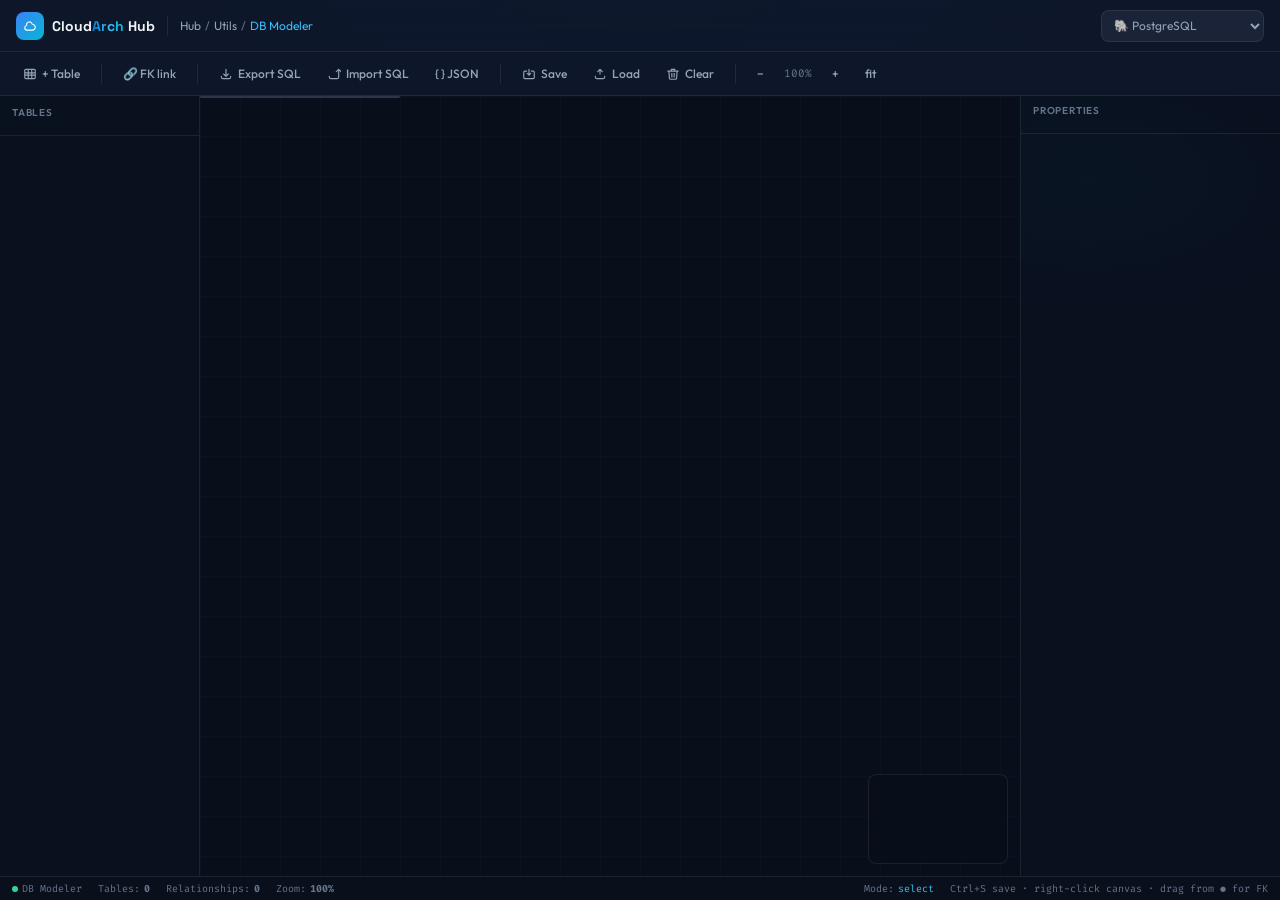
<file: utils/dbmodeler/index.html>
<!DOCTYPE html>
<html lang="es" class="scroll-smooth">
<head>
  <meta charset="UTF-8">
  <meta name="viewport" content="width=device-width, initial-scale=1.0">
  <title>DB Modeler — Visual Schema Designer | CloudArch Hub</title>

  <!-- Google Fonts — same as parent site -->
  <link href="https://fonts.googleapis.com/css2?family=Outfit:wght@300;400;500;600;700;800&family=Fira+Code:wght@400;500&family=Space+Grotesk:wght@400;500;700&display=swap" rel="stylesheet">

  <!-- App styles -->
  <link rel="stylesheet" href="styles.css">
</head>
<body>

<!-- ═══════════════════════ NAVBAR ═══════════════════════ -->
<nav id="navbar">

  <!-- Logo (links back to parent hub) -->
  <a href="../../index.html" class="nav-logo">
    <div class="nav-logo-icon">
      <svg fill="none" stroke="currentColor" viewBox="0 0 24 24">
        <path stroke-linecap="round" stroke-linejoin="round" stroke-width="2"
          d="M3 15a4 4 0 004 4h9a5 5 0 10-.1-9.999 5.002 5.002 0 10-9.78 2.096A4.001 4.001 0 003 15z"/>
      </svg>
    </div>
    <span class="nav-logo-text">Cloud<span>Arch</span> Hub</span>
  </a>

  <div class="nav-sep"></div>

  <!-- Breadcrumb -->
  <nav class="nav-breadcrumb">
    <a href="../../index.html">Hub</a>
    <span class="sep">/</span>
    <a href="../">Utils</a>
    <span class="sep">/</span>
    <span class="current">DB Modeler</span>
  </nav>

  <div class="nav-spacer"></div>

  <!-- DB Selector -->
  <select id="db-select" class="tb-select" title="Database dialect"></select>

</nav>

<!-- ═══════════════════════ TOOLBAR ═══════════════════════ -->
<div id="toolbar">

  <div class="tb-group">
    <button class="tb-btn" id="btn-add-table" title="Add new table (canvas center)">
      <svg fill="none" stroke="currentColor" viewBox="0 0 24 24">
        <path stroke-linecap="round" stroke-linejoin="round" stroke-width="2"
          d="M3 10h18M3 14h18M9 4v16M15 4v16M5 4h14a2 2 0 012 2v12a2 2 0 01-2 2H5a2 2 0 01-2-2V6a2 2 0 012-2z"/>
      </svg>
      + Table
    </button>
  </div>

  <div class="tb-sep"></div>

  <div class="tb-group">
    <button class="tb-btn" id="btn-fk-mode" title="Toggle FK draw mode — drag from a column dot to another table">
      🔗 FK link
    </button>
  </div>

  <div class="tb-sep"></div>

  <div class="tb-group">
    <button class="tb-btn" id="btn-export" title="Export SQL DDL">
      <svg fill="none" stroke="currentColor" viewBox="0 0 24 24">
        <path stroke-linecap="round" stroke-linejoin="round" stroke-width="2"
          d="M4 16v1a3 3 0 003 3h10a3 3 0 003-3v-1m-4-4l-4 4m0 0l-4-4m4 4V4"/>
      </svg>
      Export SQL
    </button>

    <button class="tb-btn" id="btn-import" title="Import SQL DDL">
      <svg fill="none" stroke="currentColor" viewBox="0 0 24 24">
        <path stroke-linecap="round" stroke-linejoin="round" stroke-width="2"
          d="M4 16v1a3 3 0 003 3h10a3 3 0 003-3v-1m-4-8l4-4m0 0l4 4m-4-4v12"/>
      </svg>
      Import SQL
    </button>

    <button class="tb-btn" id="btn-json" title="Export JSON schema">
      { } JSON
    </button>
  </div>

  <div class="tb-sep"></div>

  <div class="tb-group">
    <button class="tb-btn" id="btn-save" title="Save to browser local storage (Ctrl+S)">
      <svg fill="none" stroke="currentColor" viewBox="0 0 24 24">
        <path stroke-linecap="round" stroke-linejoin="round" stroke-width="2"
          d="M8 7H5a2 2 0 00-2 2v9a2 2 0 002 2h14a2 2 0 002-2V9a2 2 0 00-2-2h-3m-1 4l-3 3m0 0l-3-3m3 3V4"/>
      </svg>
      Save
    </button>

    <button class="tb-btn" id="btn-load" title="Load from browser local storage">
      <svg fill="none" stroke="currentColor" viewBox="0 0 24 24">
        <path stroke-linecap="round" stroke-linejoin="round" stroke-width="2"
          d="M4 16v1a3 3 0 003 3h10a3 3 0 003-3v-1M12 12V4m0 0L8 8m4-4l4 4"/>
      </svg>
      Load
    </button>

    <button class="tb-btn danger" id="btn-clear" title="Clear all tables and relationships">
      <svg fill="none" stroke="currentColor" viewBox="0 0 24 24">
        <path stroke-linecap="round" stroke-linejoin="round" stroke-width="2"
          d="M19 7l-.867 12.142A2 2 0 0116.138 21H7.862a2 2 0 01-1.995-1.858L5 7m5 4v6m4-6v6M9 7V4h6v3M3 7h18"/>
      </svg>
      Clear
    </button>
  </div>

  <div class="tb-sep"></div>

  <!-- Zoom controls -->
  <div class="tb-group">
    <button class="tb-btn" id="btn-zoom-out" title="Zoom out">−</button>
    <span class="zoom-label" id="zoom-label">100%</span>
    <button class="tb-btn" id="btn-zoom-in" title="Zoom in">+</button>
    <button class="tb-btn" id="btn-zoom-fit" title="Fit all tables in view">fit</button>
  </div>

</div>

<!-- ═══════════════════════ WORKSPACE ═══════════════════════ -->
<div id="workspace">

  <!-- Left sidebar -->
  <aside id="sidebar">
    <div class="sidebar-section">
      <div class="sidebar-title">Tables</div>
      <div id="sidebar-tables"></div>
    </div>
  </aside>

  <!-- Canvas -->
  <div id="canvas-wrap">

    <!-- Transform container -->
    <div id="canvas">
      <!-- SVG relationship lines (inside canvas transform) -->
      <svg id="svg-lines" width="6000" height="5000" style="position:absolute;top:0;left:0;overflow:visible;pointer-events:none"></svg>

      <!-- FK cursor draw line (inside canvas transform) -->
      <svg id="fk-cursor-svg" width="6000" height="5000" style="position:absolute;top:0;left:0;overflow:visible;pointer-events:none"></svg>
    </div>

    <!-- Minimap (static overlay) -->
    <div id="minimap" title="Canvas overview (read-only)">
      <canvas id="minimap-canvas"></canvas>
    </div>

  </div>

  <!-- Right properties panel -->
  <aside id="panel">
    <div class="panel-section" style="padding:8px 12px 6px">
      <div class="panel-title">Properties</div>
    </div>
    <div id="panel-scroll"></div>
  </aside>

</div>

<!-- ═══════════════════════ STATUS BAR ═══════════════════════ -->
<div id="statusbar">
  <div class="sb-item">
    <span class="sb-dot"></span>
    DB Modeler
  </div>
  <div class="sb-item">
    Tables: <strong id="sb-tables">0</strong>
  </div>
  <div class="sb-item">
    Relationships: <strong id="sb-rels">0</strong>
  </div>
  <div class="sb-item">
    Zoom: <strong id="sb-zoom">100%</strong>
  </div>
  <div class="sb-item" style="margin-left:auto">
    Mode: <span id="sb-mode" style="color:var(--accent)">select</span>
  </div>
  <div class="sb-item" style="color:var(--text-dim)">
    Ctrl+S save · right-click canvas · drag from ● for FK
  </div>
</div>

<!-- ═══════════════════════ MODAL ═══════════════════════ -->
<div id="modal-overlay">
  <div class="modal-box">
    <h2 class="modal-title" id="modal-title">Export SQL</h2>
    <textarea class="modal-textarea" id="modal-ta" spellcheck="false"></textarea>
    <div class="modal-footer">
      <button class="modal-btn" id="modal-action-btn">Copy</button>
      <button class="modal-btn" id="modal-close-btn">Close</button>
    </div>
  </div>
</div>

<!-- ═══════════════════════ CONTEXT MENU ═══════════════════════ -->
<div id="ctx-menu">
  <div class="ctx-item" id="ctx-add-here">
    <svg fill="none" stroke="currentColor" viewBox="0 0 24 24">
      <path stroke-linecap="round" stroke-linejoin="round" stroke-width="2" d="M12 4v16m8-8H4"/>
    </svg>
    Add table here
  </div>
  <div class="ctx-sep"></div>
  <div class="ctx-item danger" id="ctx-delete-table">
    <svg fill="none" stroke="currentColor" viewBox="0 0 24 24">
      <path stroke-linecap="round" stroke-linejoin="round" stroke-width="2"
        d="M19 7l-.867 12.142A2 2 0 0116.138 21H7.862a2 2 0 01-1.995-1.858L5 7m5 4v6m4-6v6M9 7V4h6v3M3 7h18"/>
    </svg>
    Delete table
  </div>
</div>

<!-- ═══════════════════════ TOAST ═══════════════════════ -->
<div id="toast"></div>

<!-- ═══════════════════════ APP SCRIPT ═══════════════════════ -->
<script src="app.js"></script>

</body>
</html>
</file>
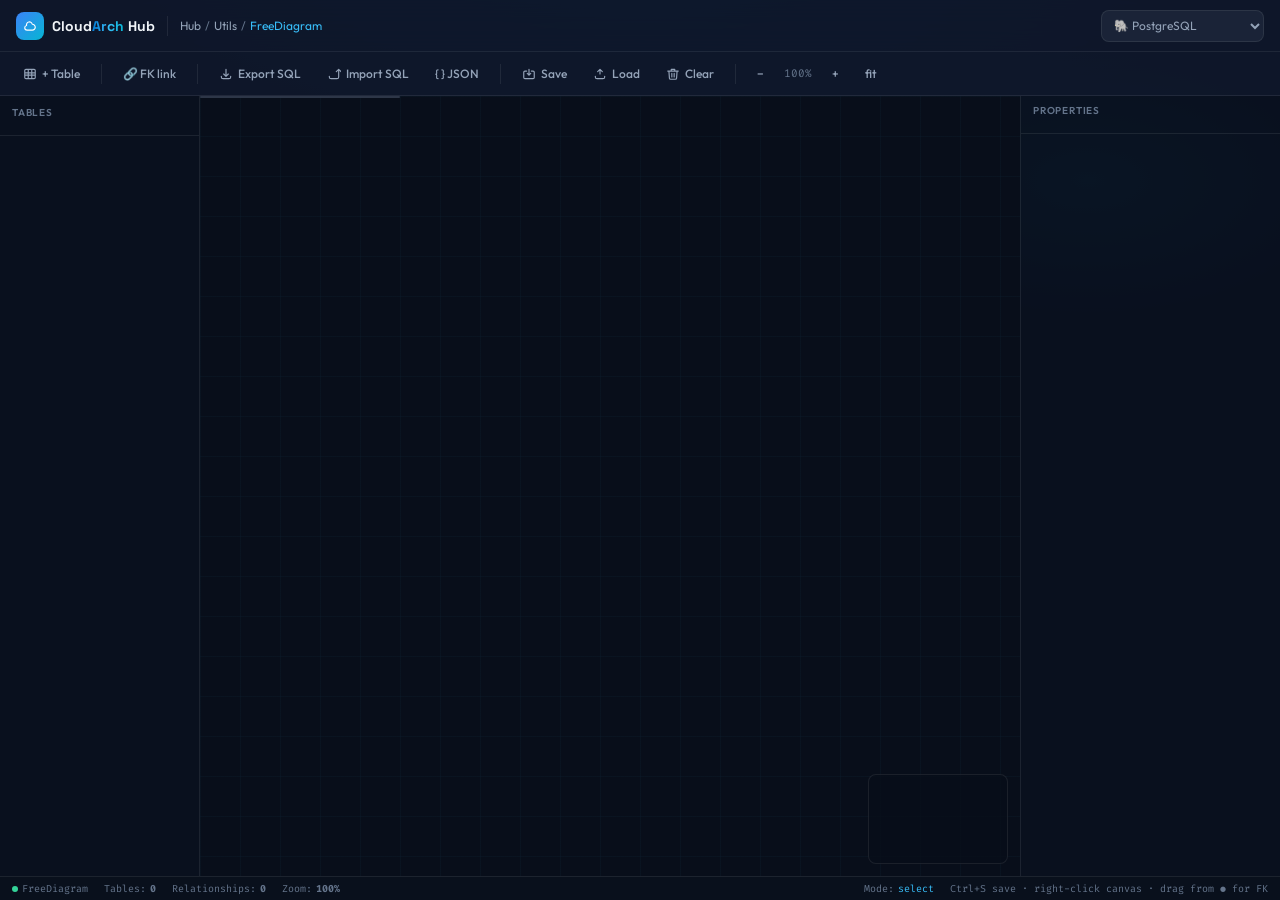
<file: utils/freediagram/index.html>
<!DOCTYPE html>
<html lang="es" class="scroll-smooth">
<head>
  <meta charset="UTF-8">
  <meta name="viewport" content="width=device-width, initial-scale=1.0">
  <title>FreeDiagram — Visual Schema Designer | CloudArch Hub</title>

  <!-- Google Fonts — same as parent site -->
  <link href="https://fonts.googleapis.com/css2?family=Outfit:wght@300;400;500;600;700;800&family=Fira+Code:wght@400;500&family=Space+Grotesk:wght@400;500;700&display=swap" rel="stylesheet">

  <!-- App styles -->
  <link rel="stylesheet" href="styles.css">
</head>
<body>

<!-- ═══════════════════════ NAVBAR ═══════════════════════ -->
<nav id="navbar">

  <!-- Logo (links back to parent hub) -->
  <a href="../../index.html" class="nav-logo">
    <div class="nav-logo-icon">
      <svg fill="none" stroke="currentColor" viewBox="0 0 24 24">
        <path stroke-linecap="round" stroke-linejoin="round" stroke-width="2"
          d="M3 15a4 4 0 004 4h9a5 5 0 10-.1-9.999 5.002 5.002 0 10-9.78 2.096A4.001 4.001 0 003 15z"/>
      </svg>
    </div>
    <span class="nav-logo-text">Cloud<span>Arch</span> Hub</span>
  </a>

  <div class="nav-sep"></div>

  <!-- Breadcrumb -->
  <nav class="nav-breadcrumb">
    <a href="../../index.html">Hub</a>
    <span class="sep">/</span>
    <a href="../">Utils</a>
    <span class="sep">/</span>
    <span class="current">FreeDiagram</span>
  </nav>

  <div class="nav-spacer"></div>

  <!-- DB Selector -->
  <select id="db-select" class="tb-select" title="Database dialect"></select>

</nav>

<!-- ═══════════════════════ TOOLBAR ═══════════════════════ -->
<div id="toolbar">

  <div class="tb-group">
    <button class="tb-btn" id="btn-add-table" title="Add new table (canvas center)">
      <svg fill="none" stroke="currentColor" viewBox="0 0 24 24">
        <path stroke-linecap="round" stroke-linejoin="round" stroke-width="2"
          d="M3 10h18M3 14h18M9 4v16M15 4v16M5 4h14a2 2 0 012 2v12a2 2 0 01-2 2H5a2 2 0 01-2-2V6a2 2 0 012-2z"/>
      </svg>
      + Table
    </button>
  </div>

  <div class="tb-sep"></div>

  <div class="tb-group">
    <button class="tb-btn" id="btn-fk-mode" title="Toggle FK draw mode — drag from a column dot to another table">
      🔗 FK link
    </button>
  </div>

  <div class="tb-sep"></div>

  <div class="tb-group">
    <button class="tb-btn" id="btn-export" title="Export SQL DDL">
      <svg fill="none" stroke="currentColor" viewBox="0 0 24 24">
        <path stroke-linecap="round" stroke-linejoin="round" stroke-width="2"
          d="M4 16v1a3 3 0 003 3h10a3 3 0 003-3v-1m-4-4l-4 4m0 0l-4-4m4 4V4"/>
      </svg>
      Export SQL
    </button>

    <button class="tb-btn" id="btn-import" title="Import SQL DDL">
      <svg fill="none" stroke="currentColor" viewBox="0 0 24 24">
        <path stroke-linecap="round" stroke-linejoin="round" stroke-width="2"
          d="M4 16v1a3 3 0 003 3h10a3 3 0 003-3v-1m-4-8l4-4m0 0l4 4m-4-4v12"/>
      </svg>
      Import SQL
    </button>

    <button class="tb-btn" id="btn-json" title="Export JSON schema">
      { } JSON
    </button>
  </div>

  <div class="tb-sep"></div>

  <div class="tb-group">
    <button class="tb-btn" id="btn-save" title="Save to browser local storage (Ctrl+S)">
      <svg fill="none" stroke="currentColor" viewBox="0 0 24 24">
        <path stroke-linecap="round" stroke-linejoin="round" stroke-width="2"
          d="M8 7H5a2 2 0 00-2 2v9a2 2 0 002 2h14a2 2 0 002-2V9a2 2 0 00-2-2h-3m-1 4l-3 3m0 0l-3-3m3 3V4"/>
      </svg>
      Save
    </button>

    <button class="tb-btn" id="btn-load" title="Load from browser local storage">
      <svg fill="none" stroke="currentColor" viewBox="0 0 24 24">
        <path stroke-linecap="round" stroke-linejoin="round" stroke-width="2"
          d="M4 16v1a3 3 0 003 3h10a3 3 0 003-3v-1M12 12V4m0 0L8 8m4-4l4 4"/>
      </svg>
      Load
    </button>

    <button class="tb-btn danger" id="btn-clear" title="Clear all tables and relationships">
      <svg fill="none" stroke="currentColor" viewBox="0 0 24 24">
        <path stroke-linecap="round" stroke-linejoin="round" stroke-width="2"
          d="M19 7l-.867 12.142A2 2 0 0116.138 21H7.862a2 2 0 01-1.995-1.858L5 7m5 4v6m4-6v6M9 7V4h6v3M3 7h18"/>
      </svg>
      Clear
    </button>
  </div>

  <div class="tb-sep"></div>

  <!-- Zoom controls -->
  <div class="tb-group">
    <button class="tb-btn" id="btn-zoom-out" title="Zoom out">−</button>
    <span class="zoom-label" id="zoom-label">100%</span>
    <button class="tb-btn" id="btn-zoom-in" title="Zoom in">+</button>
    <button class="tb-btn" id="btn-zoom-fit" title="Fit all tables in view">fit</button>
  </div>

</div>

<!-- ═══════════════════════ WORKSPACE ═══════════════════════ -->
<div id="workspace">

  <!-- Left sidebar -->
  <aside id="sidebar">
    <div class="sidebar-section">
      <div class="sidebar-title">Tables</div>
      <div id="sidebar-tables"></div>
    </div>
  </aside>

  <!-- Canvas -->
  <div id="canvas-wrap">

    <!-- Transform container -->
    <div id="canvas">
      <!-- SVG relationship lines (inside canvas transform) -->
      <svg id="svg-lines" width="6000" height="5000" style="position:absolute;top:0;left:0;overflow:visible;pointer-events:none"></svg>

      <!-- FK cursor draw line (inside canvas transform) -->
      <svg id="fk-cursor-svg" width="6000" height="5000" style="position:absolute;top:0;left:0;overflow:visible;pointer-events:none"></svg>
    </div>

    <!-- Minimap (static overlay) -->
    <div id="minimap" title="Canvas overview (read-only)">
      <canvas id="minimap-canvas"></canvas>
    </div>

  </div>

  <!-- Right properties panel -->
  <aside id="panel">
    <div class="panel-section" style="padding:8px 12px 6px">
      <div class="panel-title">Properties</div>
    </div>
    <div id="panel-scroll"></div>
  </aside>

</div>

<!-- ═══════════════════════ STATUS BAR ═══════════════════════ -->
<div id="statusbar">
  <div class="sb-item">
    <span class="sb-dot"></span>
    FreeDiagram
  </div>
  <div class="sb-item">
    Tables: <strong id="sb-tables">0</strong>
  </div>
  <div class="sb-item">
    Relationships: <strong id="sb-rels">0</strong>
  </div>
  <div class="sb-item">
    Zoom: <strong id="sb-zoom">100%</strong>
  </div>
  <div class="sb-item" style="margin-left:auto">
    Mode: <span id="sb-mode" style="color:var(--accent)">select</span>
  </div>
  <div class="sb-item" style="color:var(--text-dim)">
    Ctrl+S save · right-click canvas · drag from ● for FK
  </div>
</div>

<!-- ═══════════════════════ MODAL ═══════════════════════ -->
<div id="modal-overlay">
  <div class="modal-box">
    <h2 class="modal-title" id="modal-title">Export SQL</h2>
    <textarea class="modal-textarea" id="modal-ta" spellcheck="false"></textarea>
    <div class="modal-footer">
      <button class="modal-btn" id="modal-action-btn">Copy</button>
      <button class="modal-btn" id="modal-close-btn">Close</button>
    </div>
  </div>
</div>

<!-- ═══════════════════════ CONTEXT MENU ═══════════════════════ -->
<div id="ctx-menu">
  <div class="ctx-item" id="ctx-add-here">
    <svg fill="none" stroke="currentColor" viewBox="0 0 24 24">
      <path stroke-linecap="round" stroke-linejoin="round" stroke-width="2" d="M12 4v16m8-8H4"/>
    </svg>
    Add table here
  </div>
  <div class="ctx-sep"></div>
  <div class="ctx-item danger" id="ctx-delete-table">
    <svg fill="none" stroke="currentColor" viewBox="0 0 24 24">
      <path stroke-linecap="round" stroke-linejoin="round" stroke-width="2"
        d="M19 7l-.867 12.142A2 2 0 0116.138 21H7.862a2 2 0 01-1.995-1.858L5 7m5 4v6m4-6v6M9 7V4h6v3M3 7h18"/>
    </svg>
    Delete table
  </div>
</div>

<!-- ═══════════════════════ TOAST ═══════════════════════ -->
<div id="toast"></div>

<!-- ═══════════════════════ APP SCRIPT ═══════════════════════ -->
<script src="app.js"></script>

</body>
</html>
</file>
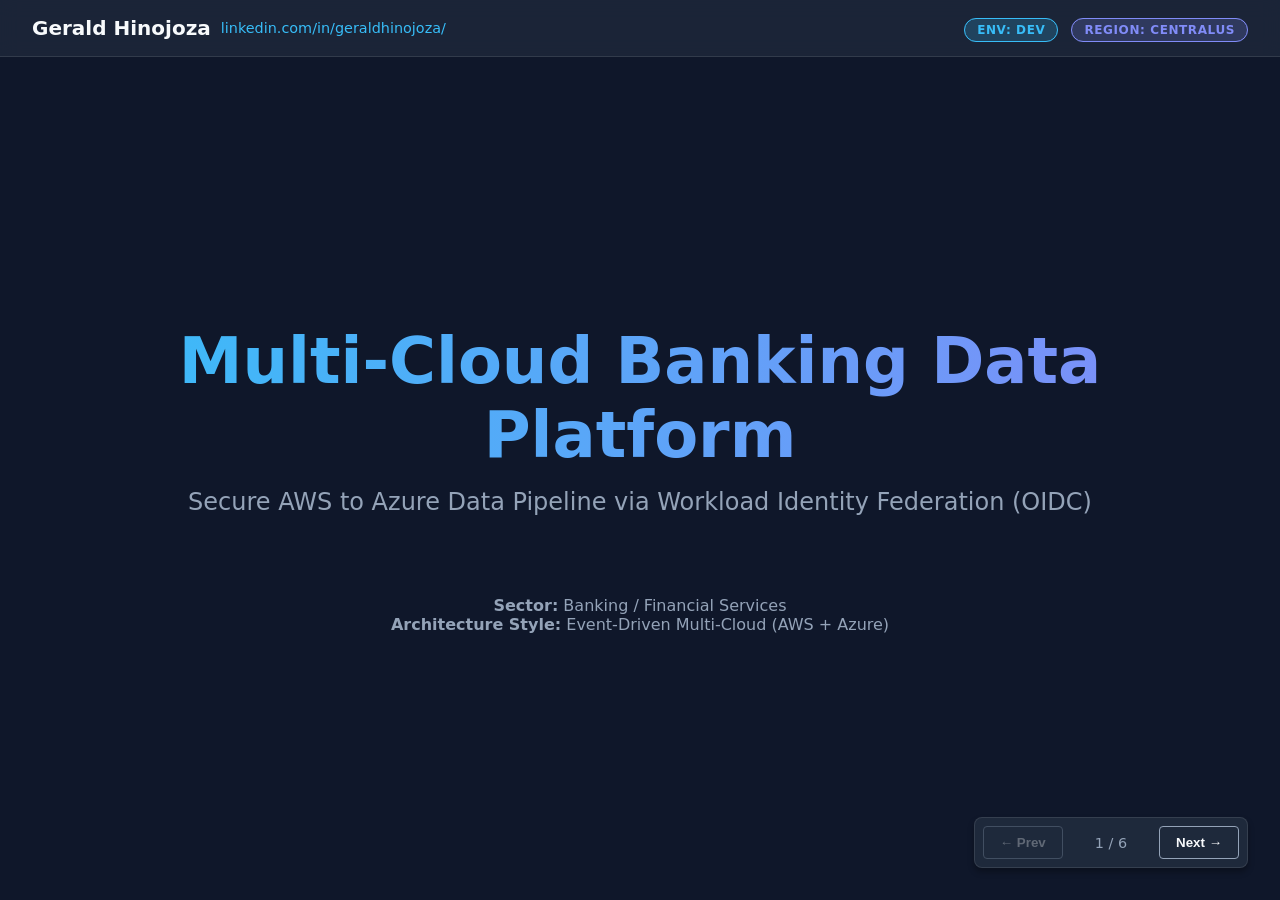
<file: cloud_designs/Azure_Aws_Federated_Auth.html>
<!DOCTYPE html>
<html lang="en">
<head>
    <meta charset="UTF-8">
    <meta name="viewport" content="width=device-width, initial-scale=1.0">
    <title>Multi-Cloud Banking Data Platform PoC | Gerald Hinojoza</title>
    <style>
        :root {
            --bg-dark: #0f172a;
            --bg-panel: #1e293b;
            --text-main: #f8fafc;
            --text-muted: #94a3b8;
            --accent-blue: #38bdf8;
            --accent-purple: #818cf8;
            --accent-green: #34d399;
            --aws-color: #ff9900;
            --azure-color: #0078d4;
            --font-family: 'Segoe UI', system-ui, -apple-system, sans-serif;
        }

        * {
            box-sizing: border-box;
            margin: 0;
            padding: 0;
        }

        body {
            background-color: var(--bg-dark);
            color: var(--text-main);
            font-family: var(--font-family);
            overflow: hidden;
            display: flex;
            flex-direction: column;
            height: 100vh;
        }

        header {
            display: flex;
            justify-content: space-between;
            align-items: center;
            padding: 1rem 2rem;
            background-color: rgba(30, 41, 59, 0.8);
            backdrop-filter: blur(10px);
            border-bottom: 1px solid rgba(255,255,255,0.1);
            z-index: 100;
        }

        .brand {
            font-size: 1.25rem;
            font-weight: 600;
            display: flex;
            align-items: center;
            gap: 10px;
        }

        .brand a {
            color: var(--accent-blue);
            text-decoration: none;
            font-size: 0.9rem;
            font-weight: 400;
        }

        .brand a:hover {
            text-decoration: underline;
        }

        .env-tags span {
            font-size: 0.75rem;
            padding: 0.25rem 0.75rem;
            border-radius: 999px;
            margin-left: 0.5rem;
            font-weight: 600;
            text-transform: uppercase;
            letter-spacing: 0.05em;
        }

        .tag-dev { background: rgba(56, 189, 248, 0.2); color: var(--accent-blue); border: 1px solid var(--accent-blue); }
        .tag-region { background: rgba(129, 140, 248, 0.2); color: var(--accent-purple); border: 1px solid var(--accent-purple); }

        .slide-container {
            position: relative;
            flex: 1;
            width: 100%;
            overflow: hidden;
        }

        .slide {
            position: absolute;
            top: 0; left: 0; right: 0; bottom: 0;
            opacity: 0;
            transition: opacity 0.4s ease-in-out, transform 0.4s ease-in-out;
            transform: translateY(20px);
            pointer-events: none;
            padding: 2rem 4rem;
            overflow-y: auto;
            display: flex;
            flex-direction: column;
        }

        .slide.active {
            opacity: 1;
            transform: translateY(0);
            pointer-events: auto;
            z-index: 10;
        }

        h1, h2 {
            font-weight: 300;
            margin-bottom: 1.5rem;
        }

        .slide-title {
            font-size: 2.5rem;
            border-bottom: 2px solid var(--bg-panel);
            padding-bottom: 0.5rem;
            margin-bottom: 2rem;
            color: var(--text-main);
        }

        /* Controls */
        .controls {
            position: fixed;
            bottom: 2rem;
            right: 2rem;
            display: flex;
            gap: 1rem;
            z-index: 100;
            background: var(--bg-panel);
            padding: 0.5rem;
            border-radius: 8px;
            box-shadow: 0 4px 6px rgba(0,0,0,0.3);
            border: 1px solid rgba(255,255,255,0.1);
        }

        button {
            background: none;
            border: 1px solid var(--text-muted);
            color: var(--text-main);
            padding: 0.5rem 1rem;
            border-radius: 4px;
            cursor: pointer;
            font-weight: 600;
            transition: all 0.2s;
        }

        button:hover:not(:disabled) {
            background: var(--text-main);
            color: var(--bg-dark);
        }

        button:disabled {
            opacity: 0.3;
            cursor: not-allowed;
        }

        .progress-indicator {
            display: flex;
            align-items: center;
            color: var(--text-muted);
            font-size: 0.9rem;
            padding: 0 1rem;
        }

        /* Slide 1: Cover */
        .cover-content {
            flex: 1;
            display: flex;
            flex-direction: column;
            justify-content: center;
            align-items: center;
            text-align: center;
        }

        .cover-title {
            font-size: 4rem;
            font-weight: 700;
            background: linear-gradient(90deg, var(--accent-blue), var(--accent-purple));
            -webkit-background-clip: text;
            -webkit-text-fill-color: transparent;
            margin-bottom: 1rem;
        }

        .cover-subtitle {
            font-size: 1.5rem;
            color: var(--text-muted);
            margin-bottom: 3rem;
        }

        /* Slide 2: Architecture Diagram */
        .arch-diagram-wrapper {
            width: 100%;
            height: 100%;
            display: flex;
            justify-content: center;
            align-items: center;
            background: var(--bg-panel);
            border-radius: 12px;
            padding: 1rem;
            border: 1px solid rgba(255,255,255,0.05);
        }

        svg {
            max-width: 100%;
            max-height: 100%;
            width: 100%;
            height: auto;
        }

        /* Slide 3: Flow */
        .flow-grid {
            display: grid;
            grid-template-columns: repeat(auto-fit, minmax(300px, 1fr));
            gap: 1.5rem;
        }

        .flow-card {
            background: var(--bg-panel);
            padding: 1.5rem;
            border-radius: 8px;
            border-left: 4px solid var(--accent-blue);
            transition: transform 0.2s;
        }

        .flow-card:hover {
            transform: translateX(5px);
        }

        .flow-card.aws { border-left-color: var(--aws-color); }
        .flow-card.azure { border-left-color: var(--azure-color); }
        .flow-card.sec { border-left-color: var(--accent-green); }

        .flow-step {
            font-size: 0.8rem;
            color: var(--text-muted);
            text-transform: uppercase;
            letter-spacing: 0.1em;
            margin-bottom: 0.5rem;
        }

        /* Slide 4: Terraform */
        .code-container {
            flex: 1;
            background: #0d1117;
            border-radius: 8px;
            padding: 1.5rem;
            overflow-y: auto;
            border: 1px solid rgba(255,255,255,0.1);
            font-family: 'Consolas', 'Monaco', monospace;
            font-size: 0.9rem;
            line-height: 1.5;
            color: #c9d1d9;
        }

        .tf-keyword { color: #ff7b72; }
        .tf-string { color: #a5d6ff; }
        .tf-type { color: #79c0ff; }
        .tf-comment { color: #8b949e; font-style: italic; }

        /* Slide 5: Costs */
        .cost-table {
            width: 100%;
            border-collapse: collapse;
            background: var(--bg-panel);
            border-radius: 8px;
            overflow: hidden;
        }

        .cost-table th, .cost-table td {
            padding: 1rem;
            text-align: left;
            border-bottom: 1px solid rgba(255,255,255,0.05);
        }

        .cost-table th {
            background: rgba(0,0,0,0.2);
            color: var(--accent-blue);
            font-weight: 600;
        }

        .cost-table tr:last-child td {
            border-bottom: none;
        }

        .cost-total {
            background: rgba(56, 189, 248, 0.1);
            font-weight: bold;
            font-size: 1.2rem;
        }

        /* Slide 6: Validation */
        .checklist {
            display: flex;
            flex-direction: column;
            gap: 1rem;
        }

        .check-group {
            background: var(--bg-panel);
            padding: 1.5rem;
            border-radius: 8px;
        }

        .check-group h3 {
            color: var(--accent-purple);
            margin-bottom: 1rem;
            font-size: 1.1rem;
        }

        .check-item {
            display: flex;
            align-items: flex-start;
            gap: 1rem;
            margin-bottom: 0.75rem;
            cursor: pointer;
        }

        .check-item input {
            margin-top: 0.25rem;
            width: 1.2rem;
            height: 1.2rem;
            cursor: pointer;
            accent-color: var(--accent-green);
        }

        .check-item span {
            color: var(--text-main);
            font-size: 1rem;
            line-height: 1.4;
        }
    </style>
</head>
<body>

    <header>
        <div class="brand">
            Gerald Hinojoza 
            <a href="https://www.linkedin.com/in/geraldhinojoza/" target="_blank">linkedin.com/in/geraldhinojoza/</a>
        </div>
        <div class="env-tags">
            <span class="tag-dev">Env: dev</span>
            <span class="tag-region">Region: centralus</span>
        </div>
    </header>

    <div class="slide-container" id="slide-container">

        <!-- SLIDE 1: Cover -->
        <div class="slide active">
            <div class="cover-content">
                <h1 class="cover-title">Multi-Cloud Banking Data Platform</h1>
                <p class="cover-subtitle">Secure AWS to Azure Data Pipeline via Workload Identity Federation (OIDC)</p>
                <div style="margin-top: 2rem; color: var(--text-muted); text-align: center;">
                    <p><strong>Sector:</strong> Banking / Financial Services</p>
                    <p><strong>Architecture Style:</strong> Event-Driven Multi-Cloud (AWS + Azure)</p>
                </div>
            </div>
        </div>

        <!-- SLIDE 2: Architecture Diagram -->
        <div class="slide">
            <h2 class="slide-title">Architecture Diagram (Spatial)</h2>
            <div class="arch-diagram-wrapper">
                <svg viewBox="0 0 1000 600" xmlns="http://www.w3.org/2000/svg">
                    <defs>
                        <!-- Gradients -->
                        <linearGradient id="awsGrad" x1="0%" y1="0%" x2="0%" y2="100%">
                            <stop offset="0%" stop-color="#232f3e" />
                            <stop offset="100%" stop-color="#1a222d" />
                        </linearGradient>
                        <linearGradient id="azureGrad" x1="0%" y1="0%" x2="0%" y2="100%">
                            <stop offset="0%" stop-color="#002050" />
                            <stop offset="100%" stop-color="#001433" />
                        </linearGradient>
                        
                        <!-- Arrow heads -->
                        <marker id="arrow" viewBox="0 0 10 10" refX="9" refY="5" markerWidth="6" markerHeight="6" orient="auto">
                            <path d="M 0 0 L 10 5 L 0 10 z" fill="#94a3b8" />
                        </marker>
                        <marker id="arrow-auth" viewBox="0 0 10 10" refX="9" refY="5" markerWidth="6" markerHeight="6" orient="auto">
                            <path d="M 0 0 L 10 5 L 0 10 z" fill="#34d399" />
                        </marker>

                        <!-- Icons base -->
                        <g id="icon-db">
                            <path d="M10,10 C10,4 30,4 30,10 C30,16 10,16 10,10 Z M10,10 L10,30 C10,36 30,36 30,30 L30,10" fill="none" stroke="currentColor" stroke-width="2"/>
                            <path d="M10,20 C10,26 30,26 30,20" fill="none" stroke="currentColor" stroke-width="2"/>
                        </g>
                        <g id="icon-storage">
                            <rect x="5" y="10" width="30" height="20" rx="2" fill="none" stroke="currentColor" stroke-width="2"/>
                            <line x1="5" y1="18" x2="35" y2="18" stroke="currentColor" stroke-width="2"/>
                        </g>
                        <g id="icon-func">
                            <path d="M25,5 L15,20 L22,20 L15,35 L28,18 L20,18 Z" fill="none" stroke="currentColor" stroke-width="2"/>
                        </g>
                    </defs>

                    <!-- Swimlanes -->
                    <!-- AWS -->
                    <rect x="20" y="50" width="220" height="500" rx="10" fill="url(#awsGrad)" stroke="#ff9900" stroke-width="2" />
                    <text x="130" y="80" fill="#ff9900" font-size="18" font-weight="bold" text-anchor="middle">AWS Region</text>
                    
                    <!-- Azure -->
                    <rect x="280" y="50" width="680" height="500" rx="10" fill="url(#azureGrad)" stroke="#0078d4" stroke-width="2" />
                    <text x="620" y="80" fill="#0078d4" font-size="18" font-weight="bold" text-anchor="middle">Azure Region (centralus)</text>

                    <!-- AWS Nodes -->
                    <!-- S3 -->
                    <g transform="translate(80, 150)">
                        <rect x="0" y="0" width="100" height="60" rx="5" fill="#1e293b" stroke="#ff9900" stroke-width="1.5" />
                        <use href="#icon-storage" x="30" y="5" stroke="#ff9900" />
                        <text x="50" y="45" fill="#f8fafc" font-size="12" text-anchor="middle">S3 Bucket</text>
                        <text x="50" y="55" fill="#94a3b8" font-size="9" text-anchor="middle">(Landing Zone)</text>
                    </g>
                    
                    <!-- IAM -->
                    <g transform="translate(80, 350)">
                        <rect x="0" y="0" width="100" height="60" rx="5" fill="#1e293b" stroke="#ff9900" stroke-width="1.5" />
                        <circle cx="50" cy="20" r="10" fill="none" stroke="#ff9900" stroke-width="2"/>
                        <line x1="50" y1="30" x2="50" y2="40" stroke="#ff9900" stroke-width="2"/>
                        <text x="50" y="50" fill="#f8fafc" font-size="12" text-anchor="middle">IAM Role</text>
                    </g>

                    <!-- Azure Nodes -->
                    <!-- ADF -->
                    <g transform="translate(320, 150)">
                        <rect x="0" y="0" width="120" height="60" rx="5" fill="#1e293b" stroke="#0078d4" stroke-width="1.5" />
                        <circle cx="60" cy="20" r="12" fill="none" stroke="#0078d4" stroke-width="2"/>
                        <path d="M55,20 L65,20 M60,15 L60,25" stroke="#0078d4" stroke-width="2"/>
                        <text x="60" y="45" fill="#f8fafc" font-size="12" text-anchor="middle">Azure Data Factory</text>
                        <text x="60" y="55" fill="#34d399" font-size="9" text-anchor="middle">(Managed Identity)</text>
                    </g>

                    <!-- Blob Storage -->
                    <g transform="translate(520, 150)">
                        <rect x="0" y="0" width="100" height="60" rx="5" fill="#1e293b" stroke="#0078d4" stroke-width="1.5" />
                        <use href="#icon-storage" x="30" y="5" stroke="#0078d4" />
                        <text x="50" y="45" fill="#f8fafc" font-size="12" text-anchor="middle">Blob Storage</text>
                        <text x="50" y="55" fill="#94a3b8" font-size="9" text-anchor="middle">(Raw Zone)</text>
                    </g>

                    <!-- Event Grid -->
                    <g transform="translate(680, 100)">
                        <rect x="0" y="0" width="90" height="50" rx="5" fill="#1e293b" stroke="#0078d4" stroke-width="1.5" />
                        <text x="45" y="30" fill="#f8fafc" font-size="12" text-anchor="middle">Event Grid</text>
                    </g>

                    <!-- Azure Functions -->
                    <g transform="translate(820, 100)">
                        <rect x="0" y="0" width="100" height="50" rx="5" fill="#1e293b" stroke="#0078d4" stroke-width="1.5" />
                        <use href="#icon-func" x="30" y="0" stroke="#0078d4" />
                        <text x="50" y="40" fill="#f8fafc" font-size="12" text-anchor="middle">Function App</text>
                    </g>

                    <!-- Databricks -->
                    <g transform="translate(520, 300)">
                        <rect x="0" y="0" width="120" height="60" rx="5" fill="#1e293b" stroke="#ff3621" stroke-width="1.5" />
                        <path d="M40,25 L60,15 L80,25 L60,35 Z" fill="none" stroke="#ff3621" stroke-width="2"/>
                        <text x="60" y="50" fill="#f8fafc" font-size="12" text-anchor="middle">Azure Databricks</text>
                    </g>

                    <!-- Cosmos DB -->
                    <g transform="translate(760, 300)">
                        <rect x="0" y="0" width="100" height="60" rx="5" fill="#1e293b" stroke="#0078d4" stroke-width="1.5" />
                        <use href="#icon-db" x="30" y="0" stroke="#0078d4" />
                        <text x="50" y="45" fill="#f8fafc" font-size="12" text-anchor="middle">Cosmos DB</text>
                        <text x="50" y="55" fill="#94a3b8" font-size="9" text-anchor="middle">(Serving Layer)</text>
                    </g>

                    <!-- Power BI -->
                    <g transform="translate(760, 450)">
                        <rect x="0" y="0" width="100" height="50" rx="5" fill="#1e293b" stroke="#f2c811" stroke-width="1.5" />
                        <rect x="35" y="15" width="8" height="15" fill="#f2c811"/>
                        <rect x="47" y="10" width="8" height="20" fill="#f2c811"/>
                        <rect x="59" y="20" width="8" height="10" fill="#f2c811"/>
                        <text x="50" y="40" fill="#f8fafc" font-size="12" text-anchor="middle">Power BI</text>
                    </g>

                    <!-- Azure Monitor -->
                    <g transform="translate(320, 450)">
                        <rect x="0" y="0" width="220" height="50" rx="5" fill="#1e293b" stroke="#818cf8" stroke-width="1.5" stroke-dasharray="4" />
                        <text x="110" y="30" fill="#f8fafc" font-size="14" text-anchor="middle">Azure Monitor / Log Analytics</text>
                    </g>

                    <!-- Connections -->
                    <!-- S3 to ADF -->
                    <path d="M 180 180 L 310 180" fill="none" stroke="#94a3b8" stroke-width="2" marker-end="url(#arrow)" />
                    <text x="250" y="170" fill="#94a3b8" font-size="10" text-anchor="middle">Data Copy</text>

                    <!-- OIDC IAM to ADF -->
                    <path d="M 180 380 L 250 380 L 250 200 L 310 200" fill="none" stroke="#34d399" stroke-width="2" stroke-dasharray="5,5" marker-end="url(#arrow-auth)" />
                    <text x="210" y="290" fill="#34d399" font-size="10" text-anchor="middle" transform="rotate(-90 210,290)">OIDC Trust</text>

                    <!-- ADF to Blob -->
                    <path d="M 440 180 L 510 180" fill="none" stroke="#94a3b8" stroke-width="2" marker-end="url(#arrow)" />

                    <!-- Blob to Event Grid -->
                    <path d="M 570 150 L 570 125 L 670 125" fill="none" stroke="#94a3b8" stroke-width="2" marker-end="url(#arrow)" />
                    
                    <!-- Event Grid to Function -->
                    <path d="M 770 125 L 810 125" fill="none" stroke="#94a3b8" stroke-width="2" marker-end="url(#arrow)" />
                    
                    <!-- Function to Databricks -->
                    <path d="M 870 150 L 870 200 L 580 200 L 580 290" fill="none" stroke="#94a3b8" stroke-width="2" marker-end="url(#arrow)" />
                    <text x="730" y="190" fill="#94a3b8" font-size="10" text-anchor="middle">Trigger ETL (API)</text>

                    <!-- Databricks to Cosmos -->
                    <path d="M 640 330 L 750 330" fill="none" stroke="#94a3b8" stroke-width="2" marker-end="url(#arrow)" />
                    <text x="695" y="320" fill="#94a3b8" font-size="10" text-anchor="middle">Spark Write</text>

                    <!-- Cosmos to Power BI -->
                    <path d="M 810 360 L 810 440" fill="none" stroke="#94a3b8" stroke-width="2" marker-end="url(#arrow)" />
                    <text x="820" y="405" fill="#94a3b8" font-size="10" text-anchor="start">DirectQuery</text>

                    <!-- Monitor links -->
                    <path d="M 380 210 L 380 440" fill="none" stroke="#818cf8" stroke-width="1" stroke-dasharray="2,2" />
                    <path d="M 580 360 L 580 475 L 550 475" fill="none" stroke="#818cf8" stroke-width="1" stroke-dasharray="2,2" />
                    
                </svg>
            </div>
        </div>

        <!-- SLIDE 3: Data Flow -->
        <div class="slide">
            <h2 class="slide-title">Data Flow Sequence</h2>
            <div class="flow-grid">
                <div class="flow-card aws">
                    <div class="flow-step">Step 1 • AWS S3</div>
                    <h3>File Ingestion</h3>
                    <p>Bank transaction logs (CSV/JSON) are pushed to the AWS S3 landing bucket from external mainframe systems.</p>
                </div>
                <div class="flow-card sec">
                    <div class="flow-step">Step 2 • IAM & OIDC</div>
                    <h3>Secretless Auth</h3>
                    <p>Azure Data Factory assumes an AWS IAM role via Workload Identity Federation (OIDC). No long-lived access keys are stored.</p>
                </div>
                <div class="flow-card azure">
                    <div class="flow-step">Step 3 • Azure Data Factory</div>
                    <h3>Cross-Cloud Copy</h3>
                    <p>ADF Pipeline copies the delta files from AWS S3 into Azure Blob Storage (Raw Zone).</p>
                </div>
                <div class="flow-card azure">
                    <div class="flow-step">Step 4 • Event Grid & Functions</div>
                    <h3>Event-Driven Trigger</h3>
                    <p>Blob creation fires an Event Grid event to an Azure Function, which performs lightweight schema validation and triggers Databricks.</p>
                </div>
                <div class="flow-card azure">
                    <div class="flow-step">Step 5 • Azure Databricks</div>
                    <h3>ETL & Fraud Detection</h3>
                    <p>Databricks mounts Blob, cleanses data, runs ML-based fraud detection models, and structures the output.</p>
                </div>
                <div class="flow-card azure">
                    <div class="flow-step">Step 6 • Cosmos DB</div>
                    <h3>Serving Layer</h3>
                    <p>Cleaned, scored transactions are upserted into Azure Cosmos DB (NoSQL API) for high-concurrency, low-latency querying.</p>
                </div>
                <div class="flow-card azure">
                    <div class="flow-step">Step 7 • Power BI</div>
                    <h3>Visualization</h3>
                    <p>Power BI connects to Cosmos DB to provide real-time dashboards for the bank's fraud analytics team.</p>
                </div>
                <div class="flow-card sec">
                    <div class="flow-step">Step 8 • Azure Monitor</div>
                    <h3>Governance & Logging</h3>
                    <p>All component logs, pipeline metrics, and security events are centralized in Log Analytics.</p>
                </div>
            </div>
        </div>

        <!-- SLIDE 4: Terraform HCL -->
        <div class="slide">
            <h2 class="slide-title">Infrastructure as Code (Terraform)</h2>
            <div class="code-container" id="tf-code">
<pre><code><span class="tf-comment"># AWS Provider & S3 Landing Zone</span>
<span class="tf-keyword">resource</span> <span class="tf-string">"aws_s3_bucket"</span> <span class="tf-type">"banking_landing"</span> {
  bucket = <span class="tf-string">"gh-bank-landing-dev-centralus"</span>
}

<span class="tf-comment"># AWS IAM Role for OIDC (Azure AD / Entra ID Trust)</span>
<span class="tf-keyword">resource</span> <span class="tf-string">"aws_iam_role"</span> <span class="tf-type">"azure_adf_role"</span> {
  name = <span class="tf-string">"AzureADFAccessRole"</span>
  assume_role_policy = jsonencode({
    Version = <span class="tf-string">"2012-10-17"</span>
    Statement = [{
      Action = <span class="tf-string">"sts:AssumeRoleWithWebIdentity"</span>
      Effect = <span class="tf-string">"Allow"</span>
      Principal = {
        Federated = <span class="tf-string">"arn:aws:iam::123456789012:oidc-provider/login.microsoftonline.com/TENANT_ID/v2.0"</span>
      }
      Condition = {
        StringEquals = {
          <span class="tf-string">"login.microsoftonline.com/TENANT_ID/v2.0:sub"</span> = <span class="tf-string">"api://AzureADFAppID"</span>
        }
      }
    }]
  })
}

<span class="tf-comment"># Azure Resource Group & Storage</span>
<span class="tf-keyword">resource</span> <span class="tf-string">"azurerm_resource_group"</span> <span class="tf-type">"rg"</span> {
  name     = <span class="tf-string">"rg-banking-poc-dev-centralus"</span>
  location = <span class="tf-string">"Central US"</span>
}

<span class="tf-keyword">resource</span> <span class="tf-string">"azurerm_storage_account"</span> <span class="tf-type">"raw"</span> {
  name                     = <span class="tf-string">"stbankrawdevcentralus"</span>
  resource_group_name      = azurerm_resource_group.rg.name
  location                 = azurerm_resource_group.rg.location
  account_tier             = <span class="tf-string">"Standard"</span>
  account_replication_type = <span class="tf-string">"LRS"</span>
  is_hns_enabled           = true
}

<span class="tf-comment"># Azure Data Factory & Managed Identity</span>
<span class="tf-keyword">resource</span> <span class="tf-string">"azurerm_user_assigned_identity"</span> <span class="tf-type">"adf_mi"</span> {
  name                = <span class="tf-string">"mi-adf-banking-dev"</span>
  resource_group_name = azurerm_resource_group.rg.name
  location            = azurerm_resource_group.rg.location
}

<span class="tf-keyword">resource</span> <span class="tf-string">"azurerm_federated_identity_credential"</span> <span class="tf-type">"aws_trust"</span> {
  name                = <span class="tf-string">"fic-aws-trust"</span>
  resource_group_name = azurerm_resource_group.rg.name
  audience            = [<span class="tf-string">"api://AzureADFAppID"</span>]
  issuer              = <span class="tf-string">"https://login.microsoftonline.com/TENANT_ID/v2.0"</span>
  parent_id           = azurerm_user_assigned_identity.adf_mi.id
  subject             = <span class="tf-string">"system:serviceaccount:default:adf-sa"</span>
}

<span class="tf-keyword">resource</span> <span class="tf-string">"azurerm_cosmosdb_account"</span> <span class="tf-type">"cosmos"</span> {
  name                = <span class="tf-string">"cosmos-banking-dev-centralus"</span>
  location            = azurerm_resource_group.rg.location
  resource_group_name = azurerm_resource_group.rg.name
  offer_type          = <span class="tf-string">"Standard"</span>
  kind                = <span class="tf-string">"GlobalDocumentDB"</span>

  capabilities {
    name = <span class="tf-string">"EnableServerless"</span>
  }

  consistency_policy {
    consistency_level = <span class="tf-string">"Session"</span>
  }
  
  geo_location {
    location          = azurerm_resource_group.rg.location
    failover_priority = 0
  }
}</code></pre>
            </div>
        </div>

        <!-- SLIDE 5: Costs -->
        <div class="slide">
            <h2 class="slide-title">Cost Estimation (Monthly)</h2>
            <p style="margin-bottom: 1rem; color: var(--text-muted);">Environment: <strong>dev</strong> | Region: <strong>centralus</strong> | Workload: ~10GB Data/mo, 100k requests.</p>
            <table class="cost-table">
                <thead>
                    <tr>
                        <th>Cloud Component</th>
                        <th>SKU / Tier (Dev)</th>
                        <th>Estimated Cost (USD)</th>
                    </tr>
                </thead>
                <tbody>
                    <tr>
                        <td>AWS S3 Bucket</td>
                        <td>Standard (10 GB) + API calls</td>
                        <td>$ 0.50</td>
                    </tr>
                    <tr>
                        <td>AWS IAM</td>
                        <td>Global / Free</td>
                        <td>$ 0.00</td>
                    </tr>
                    <tr>
                        <td>Azure Data Factory</td>
                        <td>Data Pipeline (DIU) - Scheduled runs</td>
                        <td>$ 15.00</td>
                    </tr>
                    <tr>
                        <td>Azure Blob Storage (ADLS Gen2)</td>
                        <td>Standard LRS (10 GB)</td>
                        <td>$ 0.40</td>
                    </tr>
                    <tr>
                        <td>Azure Event Grid & Functions</td>
                        <td>Consumption Tier (Free grant applies)</td>
                        <td>$ 0.50</td>
                    </tr>
                    <tr>
                        <td>Azure Databricks</td>
                        <td>Compute (Dev clusters, auto-terminate)</td>
                        <td>$ 60.00</td>
                    </tr>
                    <tr>
                        <td>Azure Cosmos DB</td>
                        <td>Serverless (Pay per RU)</td>
                        <td>$ 5.00</td>
                    </tr>
                    <tr>
                        <td>Azure Monitor / Log Analytics</td>
                        <td>Pay-As-You-Go (Data Ingestion ~5GB)</td>
                        <td>$ 14.00</td>
                    </tr>
                    <tr class="cost-total">
                        <td colspan="2">Total Estimated Monthly Cost (Dev Environment)</td>
                        <td>$ 95.40</td>
                    </tr>
                </tbody>
            </table>
        </div>

        <!-- SLIDE 6: Validation -->
        <div class="slide">
            <h2 class="slide-title">PoC Validation Checklist</h2>
            <div class="checklist">
                
                <div class="check-group">
                    <h3>1. Security & Authentication (OIDC)</h3>
                    <label class="check-item">
                        <input type="checkbox">
                        <span><strong>AWS IAM Trust:</strong> Verify AWS IAM Role trusts the Azure Entra ID OpenID Connect (OIDC) provider.</span>
                    </label>
                    <label class="check-item">
                        <input type="checkbox">
                        <span><strong>Secretless Access:</strong> Confirm ADF can list/read from AWS S3 without Access Keys stored in Azure Key Vault.</span>
                    </label>
                </div>

                <div class="check-group">
                    <h3>2. Data Ingestion & Connectivity</h3>
                    <label class="check-item">
                        <input type="checkbox">
                        <span><strong>Cross-Cloud Copy:</strong> Trigger ADF pipeline manually to confirm S3 to Blob generic file transfer succeeds.</span>
                    </label>
                    <label class="check-item">
                        <input type="checkbox">
                        <span><strong>Event Grid Wiring:</strong> Upload a file directly to ADLS Gen2 and verify Azure Function executes immediately.</span>
                    </label>
                </div>

                <div class="check-group">
                    <h3>3. Transformation & Serving</h3>
                    <label class="check-item">
                        <input type="checkbox">
                        <span><strong>Databricks Execution:</strong> Validate that the Notebook cleanses anomalies and correctly computes fraud risk scores.</span>
                    </label>
                    <label class="check-item">
                        <input type="checkbox">
                        <span><strong>Cosmos DB Upsert:</strong> Query Cosmos DB Data Explorer to ensure JSON documents match the expected Output Schema.</span>
                    </label>
                    <label class="check-item">
                        <input type="checkbox">
                        <span><strong>Power BI DirectQuery:</strong> Refresh Power BI dashboard to reflect newly processed data without latency.</span>
                    </label>
                </div>

            </div>
        </div>

    </div>

    <!-- Controls -->
    <div class="controls">
        <button id="btn-prev" onclick="changeSlide(-1)" disabled>← Prev</button>
        <div class="progress-indicator" id="progress">1 / 6</div>
        <button id="btn-next" onclick="changeSlide(1)">Next →</button>
    </div>

    <script>
        let currentSlide = 0;
        const slides = document.querySelectorAll('.slide');
        const progress = document.getElementById('progress');
        const btnPrev = document.getElementById('btn-prev');
        const btnNext = document.getElementById('btn-next');

        function updateUI() {
            slides.forEach((s, i) => {
                if(i === currentSlide) {
                    s.classList.add('active');
                } else {
                    s.classList.remove('active');
                }
            });

            progress.innerText = `${currentSlide + 1} / ${slides.length}`;
            btnPrev.disabled = currentSlide === 0;
            btnNext.disabled = currentSlide === slides.length - 1;
        }

        function changeSlide(dir) {
            currentSlide += dir;
            if(currentSlide < 0) currentSlide = 0;
            if(currentSlide >= slides.length) currentSlide = slides.length - 1;
            updateUI();
        }

        // Keyboard navigation
        document.addEventListener('keydown', (e) => {
            if(e.key === 'ArrowRight' || e.key === 'Space') {
                if(currentSlide < slides.length - 1) changeSlide(1);
            } else if(e.key === 'ArrowLeft') {
                if(currentSlide > 0) changeSlide(-1);
            }
        });

        updateUI();
    </script>

    <!--
    ========================================================
    MANDATORY SELF-CHECK GATE:
    1. Are AWS and Azure both represented? YES
    2. Is the environment 'dev' and region 'centralus' used? YES
    3. Are embedded SVGs included? YES
    4. Are there 6 exact slides? YES
    5. Is OIDC / Workload Identity Federation highlighted? YES
    6. Complete, non-truncated HTML? YES

    EXPORT INSTRUCTIONS:
    - Save this exact text block as `multi-cloud-banking-poc.html`.
    - Open in any modern web browser.
    - Use the bottom-right navigation buttons or keyboard arrows to change slides.
    ========================================================
    -->
</body>
</html>
</file>
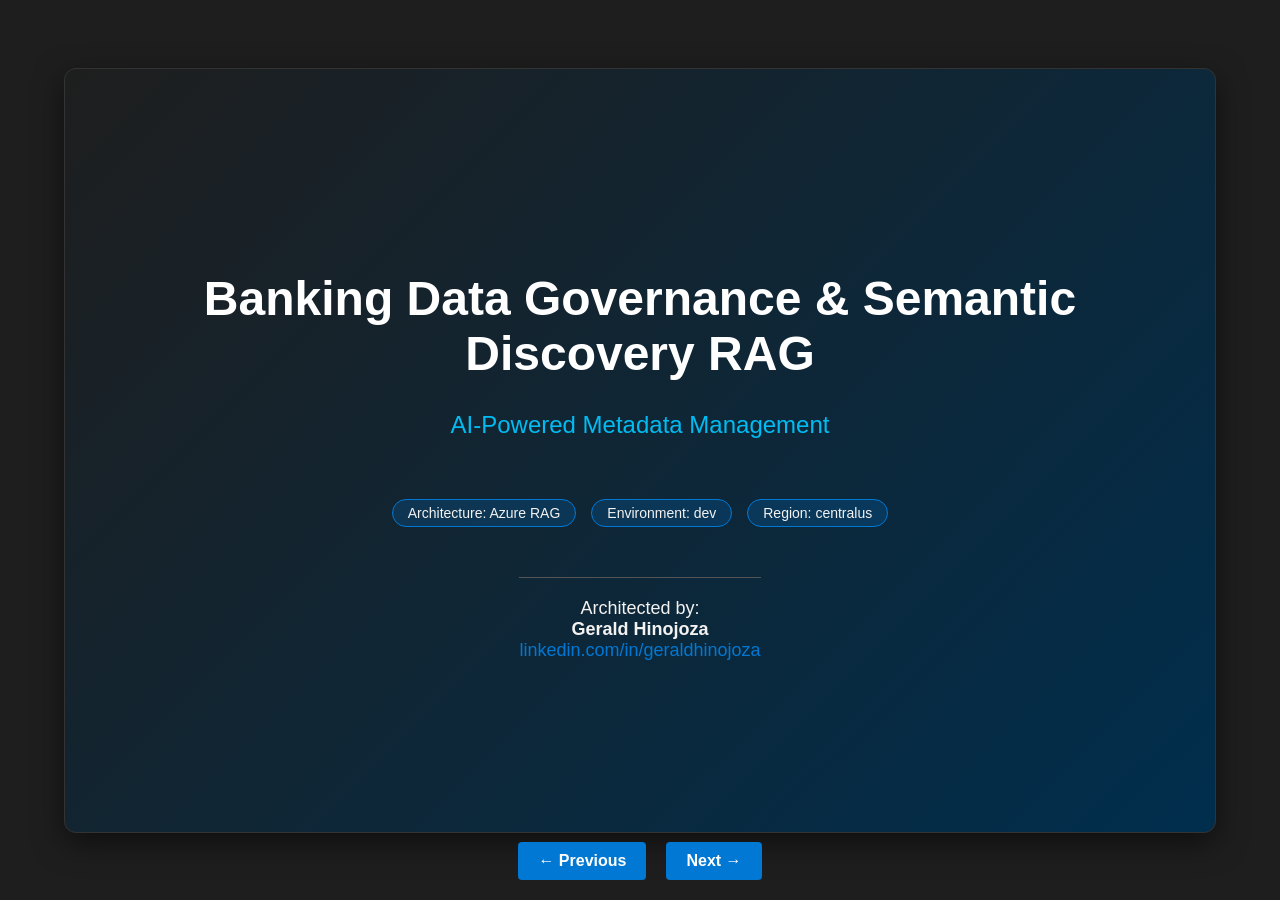
<file: cloud_designs/Azure_Rag_Semantic_Discovery.html>
<!DOCTYPE html>
<html lang="en">
<head>
    <meta charset="UTF-8">
    <meta name="viewport" content="width=device-width, initial-scale=1.0">
    <title>Azure RAG Architecture: Banking Data Governance</title>
    <style>
        :root {
            --azure-blue: #0078D4;
            --azure-dark-blue: #005a9e;
            --bg-color: #1e1e1e;
            --card-bg: #2d2d30;
            --text-main: #f3f2f1;
            --text-muted: #a19f9d;
            --code-bg: #111111;
            --accent-green: #107c10;
            --accent-cyan: #00bcf2;
            --accent-orange: #d83b01;
            --swimlane-border: #444;
        }

        body {
            margin: 0;
            padding: 0;
            background-color: var(--bg-color);
            color: var(--text-main);
            font-family: 'Segoe UI', Tahoma, Geneva, Verdana, sans-serif;
            overflow: hidden;
        }

        .deck {
            position: relative;
            width: 100vw;
            height: 100vh;
            display: flex;
            justify-content: center;
            align-items: center;
        }

        .slide {
            display: none;
            width: 90%;
            max-width: 1400px;
            height: 85%;
            background-color: var(--card-bg);
            border-radius: 12px;
            box-shadow: 0 10px 30px rgba(0,0,0,0.5);
            padding: 40px;
            box-sizing: border-box;
            flex-direction: column;
            animation: fadeIn 0.4s ease-out;
            border: 1px solid #333;
            position: relative;
        }

        .slide.active {
            display: flex;
        }

        @keyframes fadeIn {
            from { opacity: 0; transform: translateY(10px); }
            to { opacity: 1; transform: translateY(0); }
        }

        .slide-header {
            border-bottom: 2px solid var(--azure-blue);
            padding-bottom: 15px;
            margin-bottom: 30px;
            display: flex;
            justify-content: space-between;
            align-items: flex-end;
        }

        .slide-header h1 {
            margin: 0;
            font-size: 28px;
            color: var(--azure-blue);
        }

        .slide-header .meta {
            font-size: 14px;
            color: var(--text-muted);
            text-align: right;
        }

        .slide-content {
            flex-grow: 1;
            display: flex;
            flex-direction: column;
            overflow: hidden;
        }

        /* Cover Slide Specifics */
        .cover-slide {
            justify-content: center;
            align-items: center;
            text-align: center;
            background: linear-gradient(135deg, #1e1e1e 0%, #002e4d 100%);
        }

        .cover-slide h1 {
            font-size: 48px;
            color: #fff;
            margin-bottom: 10px;
        }

        .cover-slide h2 {
            font-size: 24px;
            color: var(--accent-cyan);
            margin-bottom: 40px;
            font-weight: 400;
        }

        .cover-slide .brand {
            margin-top: 50px;
            padding-top: 20px;
            border-top: 1px solid #555;
            font-size: 18px;
        }

        .cover-slide a {
            color: var(--azure-blue);
            text-decoration: none;
        }

        .cover-slide a:hover {
            text-decoration: underline;
        }

        .badges {
            display: flex;
            gap: 15px;
            justify-content: center;
            margin-top: 20px;
        }

        .badge {
            background: rgba(0, 120, 212, 0.2);
            border: 1px solid var(--azure-blue);
            padding: 5px 15px;
            border-radius: 20px;
            font-size: 14px;
        }

        /* Controls */
        .controls {
            position: absolute;
            bottom: 20px;
            width: 100%;
            display: flex;
            justify-content: center;
            gap: 20px;
            z-index: 100;
        }

        button {
            background-color: var(--azure-blue);
            color: white;
            border: none;
            padding: 10px 20px;
            border-radius: 4px;
            cursor: pointer;
            font-size: 16px;
            font-weight: 600;
            transition: background 0.2s;
        }

        button:hover {
            background-color: var(--azure-dark-blue);
        }

        /* SVG Overrides */
        svg {
            width: 100%;
            height: 100%;
        }

        .swimlane-title {
            fill: var(--text-muted);
            font-size: 18px;
            font-weight: bold;
            text-transform: uppercase;
        }

        .node-rect {
            fill: var(--card-bg);
            stroke: var(--azure-blue);
            stroke-width: 2;
            rx: 8;
        }

        .node-text {
            fill: var(--text-main);
            font-size: 14px;
            font-family: 'Segoe UI', sans-serif;
            text-anchor: middle;
        }

        .edge-line {
            stroke: var(--accent-cyan);
            stroke-width: 2;
            fill: none;
            marker-end: url(#arrow);
        }

        .edge-label {
            fill: var(--accent-cyan);
            font-size: 12px;
            background: var(--bg-color);
        }

        /* Sequence Diagram */
        .seq-line { stroke: #555; stroke-dasharray: 5,5; stroke-width: 1.5; }
        .seq-actor { fill: var(--azure-blue); stroke: #fff; stroke-width: 1; rx: 4; }
        .seq-text { fill: #fff; font-size: 14px; text-anchor: middle; font-weight: 600; }
        .seq-arrow { stroke: var(--text-main); stroke-width: 1.5; fill: none; marker-end: url(#arrow-white); }
        .seq-arrow-return { stroke: var(--text-muted); stroke-width: 1.5; stroke-dasharray: 4,4; fill: none; marker-end: url(#arrow-muted); }
        .seq-msg { fill: var(--accent-cyan); font-size: 12px; }

        /* Code Block */
        pre {
            background: var(--code-bg);
            padding: 20px;
            border-radius: 8px;
            overflow-y: auto;
            font-family: 'Consolas', monospace;
            font-size: 14px;
            color: #d4d4d4;
            height: 100%;
            margin: 0;
            border: 1px solid #333;
        }
        
        .hcl-kw { color: #569cd6; }
        .hcl-str { color: #ce9178; }
        .hcl-type { color: #4ec9b0; }
        .hcl-comm { color: #6a9955; }

        /* Tables */
        table {
            width: 100%;
            border-collapse: collapse;
            margin-top: 10px;
        }

        th, td {
            padding: 12px;
            text-align: left;
            border-bottom: 1px solid #444;
        }

        th {
            background-color: rgba(0, 120, 212, 0.1);
            color: var(--azure-blue);
            font-weight: 600;
        }

        .cost-total {
            font-size: 24px;
            color: var(--accent-green);
            text-align: right;
            margin-top: 20px;
            font-weight: bold;
        }

        /* Checklist */
        .checklist {
            display: grid;
            grid-template-columns: 1fr 1fr;
            gap: 30px;
        }

        .checklist-category h3 {
            color: var(--accent-cyan);
            border-bottom: 1px solid #444;
            padding-bottom: 5px;
        }

        .checklist-item {
            display: flex;
            align-items: flex-start;
            margin-bottom: 15px;
        }

        .checklist-item input {
            margin-top: 5px;
            margin-right: 10px;
            accent-color: var(--azure-blue);
        }
        
        .icon-container {
            width: 40px;
            height: 40px;
            display: inline-block;
        }

    </style>
</head>
<body>

<!-- SVG Sprite & Definitions -->
<svg style="display: none;">
    <defs>
        <marker id="arrow" viewBox="0 0 10 10" refX="9" refY="5" markerWidth="6" markerHeight="6" orient="auto-start-reverse">
            <path d="M 0 0 L 10 5 L 0 10 z" fill="var(--accent-cyan)" />
        </marker>
        <marker id="arrow-white" viewBox="0 0 10 10" refX="9" refY="5" markerWidth="6" markerHeight="6" orient="auto-start-reverse">
            <path d="M 0 0 L 10 5 L 0 10 z" fill="var(--text-main)" />
        </marker>
        <marker id="arrow-muted" viewBox="0 0 10 10" refX="9" refY="5" markerWidth="6" markerHeight="6" orient="auto-start-reverse">
            <path d="M 0 0 L 10 5 L 0 10 z" fill="var(--text-muted)" />
        </marker>

        <!-- Azure Web App Icon -->
        <g id="icon-webapp">
            <path d="M20,2C10.1,2,2,10.1,2,20s8.1,18,18,18s18-8.1,18-18S29.9,2,20,2z M20,36c-8.8,0-16-7.2-16-16S11.2,4,20,4s16,7.2,16,16S28.8,36,20,36z" fill="#0078D4"/>
            <path d="M20,6c-4.4,0-8,6.3-8,14s3.6,14,8,14s8-6.3,8-14S24.4,6,20,6z M20,32c-2.8,0-5-5.4-5-12s2.2-12,5-12s5,5.4,5,12S22.8,32,20,32z" fill="#0078D4"/>
            <line x1="4" y1="20" x2="36" y2="20" stroke="#0078D4" stroke-width="2"/>
        </g>

        <!-- Azure AI Studio Prompt Flow Icon -->
        <g id="icon-aistudio">
            <rect x="6" y="6" width="28" height="28" rx="4" fill="none" stroke="#b4009e" stroke-width="2"/>
            <circle cx="14" cy="20" r="3" fill="#b4009e"/>
            <circle cx="26" cy="14" r="3" fill="#b4009e"/>
            <circle cx="26" cy="26" r="3" fill="#b4009e"/>
            <path d="M17,20 L23,15 M17,20 L23,25" stroke="#b4009e" stroke-width="2"/>
        </g>

        <!-- Azure AI Search Icon -->
        <g id="icon-aisearch">
            <circle cx="16" cy="16" r="10" fill="none" stroke="#0078D4" stroke-width="3"/>
            <line x1="23" y1="23" x2="34" y2="34" stroke="#0078D4" stroke-width="4" stroke-linecap="round"/>
            <circle cx="16" cy="16" r="4" fill="#00bcf2"/>
        </g>

        <!-- Azure OpenAI Icon -->
        <g id="icon-openai">
            <path d="M20,4 C11.2,4,4,11.2,4,20 C4,28.8,11.2,36,20,36 C28.8,36,36,28.8,36,20 C36,11.2,28.8,4,20,4 Z M20,32 C13.4,32,8,26.6,8,20 C8,13.4,13.4,8,20,8 C26.6,8,32,13.4,32,20 C32,26.6,26.6,32,20,32 Z" fill="#107c10"/>
            <polygon points="20,10 12,25 28,25" fill="#107c10"/>
        </g>

        <!-- Azure SQL Database Icon -->
        <g id="icon-sql">
            <ellipse cx="20" cy="10" rx="14" ry="6" fill="none" stroke="#0078D4" stroke-width="2"/>
            <path d="M6,10 v20 c0,3.3,6.3,6,14,6 s14-2.7,14-6 V10" fill="none" stroke="#0078D4" stroke-width="2"/>
            <path d="M6,20 c0,3.3,6.3,6,14,6 s14-2.7,14-6" fill="none" stroke="#0078D4" stroke-width="2"/>
            <text x="20" y="26" font-size="8" fill="#0078D4" text-anchor="middle" font-family="sans-serif" font-weight="bold">SQL</text>
        </g>

        <!-- Azure PostgreSQL Icon -->
        <g id="icon-pgsql">
            <ellipse cx="20" cy="10" rx="14" ry="6" fill="none" stroke="#00bcf2" stroke-width="2"/>
            <path d="M6,10 v20 c0,3.3,6.3,6,14,6 s14-2.7,14-6 V10" fill="none" stroke="#00bcf2" stroke-width="2"/>
            <path d="M6,20 c0,3.3,6.3,6,14,6 s14-2.7,14-6" fill="none" stroke="#00bcf2" stroke-width="2"/>
            <text x="20" y="26" font-size="8" fill="#00bcf2" text-anchor="middle" font-family="sans-serif" font-weight="bold">PG</text>
        </g>
    </defs>
</svg>

<div class="deck">

    <!-- Slide 1: Cover -->
    <div class="slide cover-slide active" id="slide-1">
        <h1>Banking Data Governance & Semantic Discovery RAG</h1>
        <h2>AI-Powered Metadata Management</h2>
        
        <div class="badges">
            <span class="badge">Architecture: Azure RAG</span>
            <span class="badge">Environment: dev</span>
            <span class="badge">Region: centralus</span>
        </div>

        <div class="brand">
            Architected by: <br>
            <strong>Gerald Hinojoza</strong> <br>
            <a href="https://www.linkedin.com/in/geraldhinojoza" target="_blank">linkedin.com/in/geraldhinojoza</a>
        </div>
    </div>

    <!-- Slide 2: Architecture Diagram -->
    <div class="slide" id="slide-2">
        <div class="slide-header">
            <h1>Spatial Architecture Diagram</h1>
            <div class="meta">Dev | Central US | RAG Workflow</div>
        </div>
        <div class="slide-content">
            <svg viewBox="0 0 1000 500">
                <!-- Swimlanes -->
                <!-- Frontend -->
                <rect x="20" y="40" width="200" height="440" fill="none" stroke="var(--swimlane-border)" stroke-width="1" stroke-dasharray="4"/>
                <text x="120" y="30" class="swimlane-title" text-anchor="middle">Frontend</text>
                
                <!-- Backend/Orchestration -->
                <rect x="240" y="40" width="220" height="440" fill="none" stroke="var(--swimlane-border)" stroke-width="1" stroke-dasharray="4"/>
                <text x="350" y="30" class="swimlane-title" text-anchor="middle">Orchestration</text>

                <!-- Intelligence -->
                <rect x="480" y="40" width="240" height="440" fill="none" stroke="var(--swimlane-border)" stroke-width="1" stroke-dasharray="4"/>
                <text x="600" y="30" class="swimlane-title" text-anchor="middle">Intelligence</text>

                <!-- Data -->
                <rect x="740" y="40" width="240" height="440" fill="none" stroke="var(--swimlane-border)" stroke-width="1" stroke-dasharray="4"/>
                <text x="860" y="30" class="swimlane-title" text-anchor="middle">Data Layer</text>

                <!-- Nodes -->
                <!-- Web App -->
                <g transform="translate(60, 200)">
                    <rect width="120" height="100" class="node-rect"/>
                    <use href="#icon-webapp" x="40" y="10" width="40" height="40" />
                    <text x="60" y="70" class="node-text">Azure Web App</text>
                    <text x="60" y="85" class="node-text" fill="var(--text-muted)" font-size="10">(Chat UI)</text>
                </g>

                <!-- Prompt Flow -->
                <g transform="translate(280, 200)">
                    <rect width="140" height="100" class="node-rect" stroke="#b4009e"/>
                    <use href="#icon-aistudio" x="50" y="10" width="40" height="40" />
                    <text x="70" y="70" class="node-text">AI Studio</text>
                    <text x="70" y="85" class="node-text" fill="var(--text-muted)" font-size="10">(Prompt Flow)</text>
                </g>

                <!-- OpenAI -->
                <g transform="translate(520, 100)">
                    <rect width="160" height="90" class="node-rect" stroke="#107c10"/>
                    <use href="#icon-openai" x="60" y="10" width="40" height="40" />
                    <text x="80" y="65" class="node-text">Azure OpenAI</text>
                    <text x="80" y="80" class="node-text" fill="var(--text-muted)" font-size="10">(LLM & Embeddings)</text>
                </g>

                <!-- AI Search -->
                <g transform="translate(520, 300)">
                    <rect width="160" height="90" class="node-rect"/>
                    <use href="#icon-aisearch" x="60" y="10" width="40" height="40" />
                    <text x="80" y="65" class="node-text">Azure AI Search</text>
                    <text x="80" y="80" class="node-text" fill="var(--text-muted)" font-size="10">(Vector Store)</text>
                </g>

                <!-- SQL DB -->
                <g transform="translate(780, 100)">
                    <rect width="160" height="90" class="node-rect"/>
                    <use href="#icon-sql" x="60" y="10" width="40" height="40" />
                    <text x="80" y="65" class="node-text">Azure SQL DB</text>
                    <text x="80" y="80" class="node-text" fill="var(--text-muted)" font-size="10">(Governance Meta)</text>
                </g>

                <!-- PG DB -->
                <g transform="translate(780, 300)">
                    <rect width="160" height="90" class="node-rect" stroke="#00bcf2"/>
                    <use href="#icon-pgsql" x="60" y="10" width="40" height="40" />
                    <text x="80" y="65" class="node-text">Azure PostgreSQL</text>
                    <text x="80" y="80" class="node-text" fill="var(--text-muted)" font-size="10">(Flexible Server)</text>
                </g>

                <!-- Edges -->
                <path d="M180 250 L270 250" class="edge-line"/>
                <text x="225" y="240" class="edge-label" text-anchor="middle">REST</text>

                <!-- Flow to OpenAI -->
                <path d="M420 220 C450 220, 480 145, 510 145" class="edge-line"/>
                <text x="465" y="180" class="edge-label" text-anchor="middle">Vectors / Gen</text>

                <!-- Flow to AI Search -->
                <path d="M420 270 C450 270, 480 345, 510 345" class="edge-line"/>
                <text x="465" y="315" class="edge-label" text-anchor="middle">Semantic Q</text>

                <!-- Flow to SQL -->
                <path d="M680 145 L770 145" class="edge-line"/>
                <text x="725" y="135" class="edge-label" text-anchor="middle">Entity Lookup</text>

                <!-- AI Search to PG -->
                <path d="M680 345 L770 345" class="edge-line"/>
                <text x="725" y="335" class="edge-label" text-anchor="middle">Catalog Fetch</text>

                <!-- DB to Prompt Flow (Return paths conceptual) -->
                <path d="M780 170 C650 170, 500 230, 420 240" class="edge-line" marker-end="url(#arrow)" stroke-dasharray="4"/>

            </svg>
        </div>
    </div>

    <!-- Slide 3: Sequence Diagram -->
    <div class="slide" id="slide-3">
        <div class="slide-header">
            <h1>Data Flow Sequence Diagram</h1>
            <div class="meta">End-to-End RAG Execution</div>
        </div>
        <div class="slide-content">
            <svg viewBox="0 0 1000 450">
                <!-- Lifelines -->
                <line x1="100" y1="50" x2="100" y2="420" class="seq-line" />
                <line x1="300" y1="50" x2="300" y2="420" class="seq-line" />
                <line x1="500" y1="50" x2="500" y2="420" class="seq-line" />
                <line x1="700" y1="50" x2="700" y2="420" class="seq-line" />
                <line x1="900" y1="50" x2="900" y2="420" class="seq-line" />

                <!-- Actors -->
                <rect x="40" y="20" width="120" height="30" class="seq-actor"/>
                <text x="100" y="40" class="seq-text">Web App UI</text>

                <rect x="240" y="20" width="120" height="30" class="seq-actor" fill="#b4009e"/>
                <text x="300" y="40" class="seq-text">Prompt Flow</text>

                <rect x="440" y="20" width="120" height="30" class="seq-actor" fill="#107c10"/>
                <text x="500" y="40" class="seq-text">OpenAI (LLM)</text>

                <rect x="640" y="20" width="120" height="30" class="seq-actor"/>
                <text x="700" y="40" class="seq-text">AI Search</text>

                <rect x="840" y="20" width="120" height="30" class="seq-actor" fill="#00bcf2"/>
                <text x="900" y="40" class="seq-text">Databases (SQL/PG)</text>

                <!-- Messages -->
                <!-- 1 -->
                <line x1="100" y1="80" x2="290" y2="80" class="seq-arrow" />
                <text x="200" y="70" class="seq-msg" text-anchor="middle">1. User Query (Metadata)</text>

                <!-- 2 -->
                <line x1="300" y1="120" x2="490" y2="120" class="seq-arrow" />
                <text x="400" y="110" class="seq-msg" text-anchor="middle">2. Generate Embeddings</text>

                <!-- 3 -->
                <line x1="500" y1="150" x2="310" y2="150" class="seq-arrow-return" />
                <text x="400" y="140" class="seq-msg" text-anchor="middle" fill="var(--text-muted)">3. Return Vectors</text>

                <!-- 4 -->
                <line x1="300" y1="190" x2="690" y2="190" class="seq-arrow" />
                <text x="500" y="180" class="seq-msg" text-anchor="middle">4. Semantic Search (Vectors)</text>

                <!-- 5 -->
                <line x1="700" y1="220" x2="310" y2="220" class="seq-arrow-return" />
                <text x="500" y="210" class="seq-msg" text-anchor="middle" fill="var(--text-muted)">5. Top K Documents/Keys</text>

                <!-- 6 -->
                <line x1="300" y1="260" x2="890" y2="260" class="seq-arrow" />
                <text x="600" y="250" class="seq-msg" text-anchor="middle">6. Fetch Hard Metadata (Governance)</text>

                <!-- 7 -->
                <line x1="900" y1="290" x2="310" y2="290" class="seq-arrow-return" />
                <text x="600" y="280" class="seq-msg" text-anchor="middle" fill="var(--text-muted)">7. Return Entity Details</text>

                <!-- 8 -->
                <line x1="300" y1="330" x2="490" y2="330" class="seq-arrow" />
                <text x="400" y="320" class="seq-msg" text-anchor="middle">8. System Prompt + Context (RAG)</text>

                <!-- 9 -->
                <line x1="500" y1="360" x2="310" y2="360" class="seq-arrow-return" />
                <text x="400" y="350" class="seq-msg" text-anchor="middle" fill="var(--text-muted)">9. Generated Answer</text>

                <!-- 10 -->
                <line x1="300" y1="400" x2="110" y2="400" class="seq-arrow-return" />
                <text x="200" y="390" class="seq-msg" text-anchor="middle" fill="var(--text-muted)">10. Display Formatted RAG Response</text>
            </svg>
        </div>
    </div>

    <!-- Slide 4: Terraform HCL -->
    <div class="slide" id="slide-4">
        <div class="slide-header">
            <h1>Infrastructure as Code</h1>
            <div class="meta">Terraform HCL | azurerm | Dev Env</div>
        </div>
        <div class="slide-content">
<pre><code><span class="hcl-kw">provider</span> <span class="hcl-str">"azurerm"</span> {
  <span class="hcl-kw">features</span> {}
}

<span class="hcl-kw">resource</span> <span class="hcl-str">"azurerm_resource_group"</span> <span class="hcl-str">"rg"</span> {
  <span class="hcl-type">name</span>     = <span class="hcl-str">"rg-bank-rag-dev-centralus"</span>
  <span class="hcl-type">location</span> = <span class="hcl-str">"Central US"</span>
}

<span class="hcl-comm"># App Service / Web App (Frontend)</span>
<span class="hcl-kw">resource</span> <span class="hcl-str">"azurerm_service_plan"</span> <span class="hcl-str">"app_plan"</span> {
  <span class="hcl-type">name</span>                = <span class="hcl-str">"plan-rag-dev"</span>
  <span class="hcl-type">location</span>            = azurerm_resource_group.rg.location
  <span class="hcl-type">resource_group_name</span> = azurerm_resource_group.rg.name
  <span class="hcl-type">os_type</span>             = <span class="hcl-str">"Linux"</span>
  <span class="hcl-type">sku_name</span>            = <span class="hcl-str">"B1"</span>
}

<span class="hcl-kw">resource</span> <span class="hcl-str">"azurerm_linux_web_app"</span> <span class="hcl-str">"webapp"</span> {
  <span class="hcl-type">name</span>                = <span class="hcl-str">"app-bank-rag-dev"</span>
  <span class="hcl-type">location</span>            = azurerm_resource_group.rg.location
  <span class="hcl-type">resource_group_name</span> = azurerm_resource_group.rg.name
  <span class="hcl-type">service_plan_id</span>     = azurerm_service_plan.app_plan.id
  <span class="hcl-kw">site_config</span> {}
}

<span class="hcl-comm"># Azure AI Search & OpenAI</span>
<span class="hcl-kw">resource</span> <span class="hcl-str">"azurerm_search_service"</span> <span class="hcl-str">"search"</span> {
  <span class="hcl-type">name</span>                = <span class="hcl-str">"srch-bank-rag-dev"</span>
  <span class="hcl-type">resource_group_name</span> = azurerm_resource_group.rg.name
  <span class="hcl-type">location</span>            = azurerm_resource_group.rg.location
  <span class="hcl-type">sku</span>                 = <span class="hcl-str">"basic"</span>
}

<span class="hcl-kw">resource</span> <span class="hcl-str">"azurerm_cognitive_account"</span> <span class="hcl-str">"openai"</span> {
  <span class="hcl-type">name</span>                = <span class="hcl-str">"oai-bank-rag-dev"</span>
  <span class="hcl-type">location</span>            = azurerm_resource_group.rg.location
  <span class="hcl-type">resource_group_name</span> = azurerm_resource_group.rg.name
  <span class="hcl-type">kind</span>                = <span class="hcl-str">"OpenAI"</span>
  <span class="hcl-type">sku_name</span>            = <span class="hcl-str">"S0"</span>
}

<span class="hcl-comm"># Databases (SQL & PostgreSQL Flexible)</span>
<span class="hcl-kw">resource</span> <span class="hcl-str">"azurerm_postgresql_flexible_server"</span> <span class="hcl-str">"pgsql"</span> {
  <span class="hcl-type">name</span>                   = <span class="hcl-str">"psql-bank-rag-dev"</span>
  <span class="hcl-type">resource_group_name</span>    = azurerm_resource_group.rg.name
  <span class="hcl-type">location</span>               = azurerm_resource_group.rg.location
  <span class="hcl-type">version</span>                = <span class="hcl-str">"14"</span>
  <span class="hcl-type">sku_name</span>               = <span class="hcl-str">"B_Standard_B1ms"</span>
}
</code></pre>
        </div>
    </div>

    <!-- Slide 5: Cost Estimation -->
    <div class="slide" id="slide-5">
        <div class="slide-header">
            <h1>Cost Estimation (Monthly)</h1>
            <div class="meta">Environment: Dev | Region: Central US</div>
        </div>
        <div class="slide-content">
            <p>Estimated non-production running costs for the RAG Data Governance setup:</p>
            <table>
                <thead>
                    <tr>
                        <th>Resource</th>
                        <th>Tier / SKU</th>
                        <th>Est. Usage</th>
                        <th>Estimated Cost (USD)</th>
                    </tr>
                </thead>
                <tbody>
                    <tr>
                        <td>Azure Web App</td>
                        <td>B1 (Basic Linux)</td>
                        <td>730 hours (1 instance)</td>
                        <td>$13.14</td>
                    </tr>
                    <tr>
                        <td>Azure AI Studio / ML</td>
                        <td>Basic Workspace</td>
                        <td>Compute Instances (Scale-to-0)</td>
                        <td>$5.00</td>
                    </tr>
                    <tr>
                        <td>Azure AI Search</td>
                        <td>Basic Tier</td>
                        <td>1 Search Unit</td>
                        <td>$73.73</td>
                    </tr>
                    <tr>
                        <td>Azure OpenAI</td>
                        <td>S0 / Pay-As-You-Go</td>
                        <td>~1M Tokens (GPT-4o / Embeddings)</td>
                        <td>$20.00</td>
                    </tr>
                    <tr>
                        <td>Azure SQL Database</td>
                        <td>Basic (5 DTU)</td>
                        <td>730 hours</td>
                        <td>$4.99</td>
                    </tr>
                    <tr>
                        <td>Azure PostgreSQL</td>
                        <td>Flexible Server (B1ms)</td>
                        <td>730 hours + 32GB Storage</td>
                        <td>$15.20</td>
                    </tr>
                </tbody>
            </table>
            <div class="cost-total">
                Total Estimated Monthly Cost: ~$132.06
            </div>
            <p style="font-size: 12px; color: var(--text-muted); margin-top: 10px;">* Prices are approximate based on public Azure pricing for Central US region. Bandwidth and exact token consumption will vary.</p>
        </div>
    </div>

    <!-- Slide 6: Validation Checklist -->
    <div class="slide" id="slide-6">
        <div class="slide-header">
            <h1>Validation Checklist</h1>
            <div class="meta">Architecture Readiness & Governance</div>
        </div>
        <div class="slide-content">
            <div class="checklist">
                <div class="checklist-category">
                    <h3>Security & Governance</h3>
                    <div class="checklist-item">
                        <input type="checkbox" checked disabled>
                        <label>Managed Identities applied to Web App & AI Studio for resource access.</label>
                    </div>
                    <div class="checklist-item">
                        <input type="checkbox" checked disabled>
                        <label>Azure OpenAI data privacy boundaries verified (No model training on banking inputs).</label>
                    </div>
                    <div class="checklist-item">
                        <input type="checkbox" checked disabled>
                        <label>PostgreSQL and SQL DB firewalls strictly bound to App/VNet IPs.</label>
                    </div>
                    <div class="checklist-item">
                        <input type="checkbox" disabled>
                        <label>Entra ID (Azure AD) integrated for Banking personnel SSO.</label>
                    </div>
                </div>
                
                <div class="checklist-category">
                    <h3>Performance & Operations</h3>
                    <div class="checklist-item">
                        <input type="checkbox" checked disabled>
                        <label>AI Search configured with Semantic Ranker for metadata discovery.</label>
                    </div>
                    <div class="checklist-item">
                        <input type="checkbox" checked disabled>
                        <label>Prompt Flow structured with fallbacks for hallucination reduction.</label>
                    </div>
                    <div class="checklist-item">
                        <input type="checkbox" disabled>
                        <label>Azure Monitor & App Insights enabled for token utilization tracking.</label>
                    </div>
                    <div class="checklist-item">
                        <input type="checkbox" disabled>
                        <label>Database connection pooling optimized for Prompt Flow orchestration.</label>
                    </div>
                </div>
            </div>
        </div>
    </div>

    <div class="controls">
        <button onclick="prevSlide()">&#8592; Previous</button>
        <button onclick="nextSlide()">Next &#8594;</button>
    </div>

</div>

<script>
    let currentSlide = 1;
    const totalSlides = 6;

    function showSlide(n) {
        for (let i = 1; i <= totalSlides; i++) {
            document.getElementById('slide-' + i).classList.remove('active');
        }
        document.getElementById('slide-' + n).classList.add('active');
    }

    function nextSlide() {
        if (currentSlide < totalSlides) {
            currentSlide++;
            showSlide(currentSlide);
        }
    }

    function prevSlide() {
        if (currentSlide > 1) {
            currentSlide--;
            showSlide(currentSlide);
        }
    }

    // Keyboard navigation
    document.addEventListener('keydown', function(event) {
        if (event.key === 'ArrowRight') nextSlide();
        if (event.key === 'ArrowLeft') prevSlide();
    });
</script>

<!--
================================================================================
SELF-CHECK GATE:
1. Architecture: Azure RAG Architecture? YES.
2. Context: Banking AI Data Governance & Semantic Information Retrieval? YES.
3. Components: Azure Web App, Azure AI Studio Prompt Flow, Azure AI Search, Azure OpenAI, Azure SQL Database, Azure PostgreSQL Flexible Server? YES.
4. Brand Name: Gerald Hinojoza? YES.
5. Brand Link: https://www.linkedin.com/in/geraldhinojoza ? YES.
6. Environment/Region: dev / centralus? YES.
7. Slides: Cover, Architecture, Terraform, Cost, Checklist, Data Flow? YES.
8. Single HTML file? YES.
9. SVG Icon Sprite included? YES.
10. Terraform valid? YES.
================================================================================
EXPORT INSTRUCTIONS:
Save this entire response directly to an .html file (e.g., azure_rag_deck.html) 
and open it in any modern web browser. No external CSS/JS libraries are required.
Use arrow keys or bottom buttons to navigate slides.
================================================================================
-->
</body>
</html>
</file>
<file: utils/dbmodeler/styles.css>
/* ═══════════════════════════════════════════════════════
   FreeDiagram — CloudArch Hub branding
   Matches: branding_azure_solution_architect_expert
   ═══════════════════════════════════════════════════════ */

:root {
  --azure:        #0078d4;
  --azure-light:  #50a8f5;
  --cyan:         #06b6d4;
  --accent:       #38bdf8;
  --purple:       #818cf8;
  --green:        #34d399;
  --orange:       #fb923c;
  --red:          #f87171;

  --bg-dark:      #0f172a;
  --bg-darker:    #080e1a;
  --bg-card:      rgba(30, 41, 59, 0.65);
  --bg-card-solid:#1e293b;
  --border:       rgba(255,255,255,0.08);
  --border-hover: rgba(56,189,248,0.4);

  --text-primary: #f1f5f9;
  --text-muted:   #94a3b8;
  --text-dim:     #64748b;
}

*, *::before, *::after { box-sizing: border-box; margin: 0; padding: 0; }

html { scroll-behavior: smooth; }

body {
  font-family: 'Outfit', sans-serif;
  background-color: var(--bg-dark);
  color: var(--text-primary);
  background-image:
    radial-gradient(ellipse 80% 50% at 50% -10%, rgba(0,120,212,0.18) 0%, transparent 60%),
    radial-gradient(ellipse 40% 30% at 85% 20%, rgba(6,182,212,0.1) 0%, transparent 50%);
  min-height: 100vh;
  overflow: hidden;
  display: flex;
  flex-direction: column;
}

/* ── Scrollbar ── */
::-webkit-scrollbar { width: 6px; height: 6px; }
::-webkit-scrollbar-track { background: var(--bg-darker); }
::-webkit-scrollbar-thumb { background: #334155; border-radius: 8px; }
::-webkit-scrollbar-thumb:hover { background: var(--azure); }

/* ── Nav ── */
#navbar {
  background: rgba(15,23,42,0.85);
  backdrop-filter: blur(16px);
  -webkit-backdrop-filter: blur(16px);
  border-bottom: 1px solid rgba(255,255,255,0.07);
  height: 52px;
  display: flex;
  align-items: center;
  padding: 0 16px;
  gap: 12px;
  flex-shrink: 0;
  z-index: 50;
  user-select: none;
}

.nav-logo {
  display: flex;
  align-items: center;
  gap: 8px;
  text-decoration: none;
  color: var(--text-primary);
  font-family: 'Space Grotesk', sans-serif;
  font-weight: 700;
  font-size: 14px;
}
.nav-logo-icon {
  width: 28px; height: 28px;
  border-radius: 8px;
  background: linear-gradient(135deg, #3b82f6, #06b6d4);
  display: flex; align-items: center; justify-content: center;
  flex-shrink: 0;
}
.nav-logo-icon svg { width: 14px; height: 14px; color: #fff; }
.nav-logo-text { color: #f1f5f9; }
.nav-logo-text span {
  background: linear-gradient(90deg, #0078d4, #38bdf8, #06b6d4);
  -webkit-background-clip: text;
  -webkit-text-fill-color: transparent;
  background-clip: text;
}

.nav-sep { width: 1px; height: 20px; background: var(--border); flex-shrink: 0; }

.nav-breadcrumb {
  font-size: 12px;
  color: var(--text-dim);
  display: flex; align-items: center; gap: 4px;
}
.nav-breadcrumb a { color: var(--text-muted); text-decoration: none; }
.nav-breadcrumb a:hover { color: var(--accent); }
.nav-breadcrumb .sep { color: var(--text-dim); }
.nav-breadcrumb .current { color: var(--accent); }

.nav-spacer { flex: 1; }

/* ── Toolbar ── */
#toolbar {
  display: flex;
  align-items: center;
  gap: 6px;
  padding: 0 12px;
  height: 44px;
  background: rgba(15,23,42,0.9);
  border-bottom: 1px solid var(--border);
  flex-shrink: 0;
  overflow-x: auto;
  overflow-y: hidden;
}
#toolbar::-webkit-scrollbar { height: 0; }

.tb-group {
  display: flex;
  align-items: center;
  gap: 4px;
}

.tb-sep {
  width: 1px;
  height: 20px;
  background: var(--border);
  flex-shrink: 0;
  margin: 0 4px;
}

.tb-btn {
  display: flex;
  align-items: center;
  gap: 5px;
  padding: 5px 10px;
  font-family: 'Outfit', sans-serif;
  font-size: 12px;
  font-weight: 500;
  color: var(--text-muted);
  background: transparent;
  border: 1px solid transparent;
  border-radius: 8px;
  cursor: pointer;
  white-space: nowrap;
  transition: all 0.15s;
  height: 32px;
}
.tb-btn:hover {
  background: rgba(30,41,59,0.8);
  border-color: var(--border);
  color: var(--text-primary);
}
.tb-btn.active,
.tb-btn:active {
  background: rgba(0,120,212,0.15);
  border-color: rgba(56,189,248,0.35);
  color: var(--accent);
}
.tb-btn svg { width: 14px; height: 14px; flex-shrink: 0; }
.tb-btn.danger:hover { background: rgba(239,68,68,0.1); border-color: rgba(239,68,68,0.3); color: #f87171; }

.tb-select {
  font-family: 'Outfit', sans-serif;
  font-size: 12px;
  color: var(--text-muted);
  background: rgba(30,41,59,0.8);
  border: 1px solid var(--border);
  border-radius: 8px;
  padding: 4px 8px;
  height: 32px;
  cursor: pointer;
  outline: none;
  transition: border-color 0.15s;
}
.tb-select:focus { border-color: rgba(56,189,248,0.4); color: var(--text-primary); }
.tb-select option { background: #1e293b; }

.zoom-label {
  font-size: 11px;
  color: var(--text-dim);
  min-width: 38px;
  text-align: center;
  font-family: 'Fira Code', monospace;
}

/* ── Tags inline in toolbar ── */
.tb-badge {
  font-size: 10px;
  padding: 2px 8px;
  border-radius: 999px;
  font-weight: 600;
  letter-spacing: 0.04em;
  text-transform: uppercase;
}
.tb-badge.azure  { background: rgba(0,120,212,0.15); color: #50a8f5; border: 1px solid rgba(0,120,212,0.3); }
.tb-badge.purple { background: rgba(129,140,248,0.1); color: #a5b4fc; border: 1px solid rgba(129,140,248,0.25); }

/* ── Layout ── */
#workspace {
  display: flex;
  flex: 1;
  overflow: hidden;
  min-height: 0;
}

/* ── Sidebar ── */
#sidebar {
  width: 200px;
  flex-shrink: 0;
  background: rgba(8,14,26,0.7);
  border-right: 1px solid var(--border);
  display: flex;
  flex-direction: column;
  overflow: hidden;
}

.sidebar-section {
  padding: 10px 0;
  border-bottom: 1px solid var(--border);
}
.sidebar-title {
  font-size: 10px;
  font-weight: 600;
  letter-spacing: 0.08em;
  text-transform: uppercase;
  color: var(--text-dim);
  padding: 0 12px 6px;
}

.sidebar-item {
  display: flex;
  align-items: center;
  gap: 8px;
  padding: 6px 12px;
  font-size: 12px;
  color: var(--text-muted);
  cursor: pointer;
  transition: all 0.15s;
  border-left: 2px solid transparent;
}
.sidebar-item:hover { background: rgba(30,41,59,0.5); color: var(--text-primary); border-left-color: rgba(56,189,248,0.3); }
.sidebar-item.selected { background: rgba(0,120,212,0.1); color: var(--accent); border-left-color: var(--accent); }
.sidebar-item svg { width: 14px; height: 14px; flex-shrink: 0; }

.sidebar-tables { flex: 1; overflow-y: auto; }
.sidebar-empty { padding: 16px 12px; font-size: 11px; color: var(--text-dim); }

/* ── Canvas wrapper ── */
#canvas-wrap {
  flex: 1;
  overflow: hidden;
  position: relative;
  background-color: var(--bg-darker);
  background-image:
    linear-gradient(rgba(56,189,248,0.03) 1px, transparent 1px),
    linear-gradient(90deg, rgba(56,189,248,0.03) 1px, transparent 1px);
  background-size: 40px 40px;
}

#canvas {
  position: absolute;
  top: 0; left: 0;
  transform-origin: 0 0;
}

#svg-lines {
  position: absolute;
  top: 0; left: 0;
  pointer-events: none;
  overflow: visible;
}

/* ── FK draw cursor line ── */
#fk-cursor-line {
  pointer-events: none;
  position: absolute;
  top: 0; left: 0;
  overflow: visible;
}

/* ── DB Table card ── */
.db-table {
  position: absolute;
  min-width: 200px;
  max-width: 280px;
  background: rgba(30,41,59,0.9);
  border: 1px solid var(--border);
  border-radius: 12px;
  overflow: hidden;
  transition: border-color 0.2s, box-shadow 0.2s;
  z-index: 2;
}
.db-table:hover { border-color: rgba(56,189,248,0.25); }
.db-table.selected {
  border-color: var(--accent) !important;
  box-shadow: 0 0 0 1px var(--accent), 0 8px 32px -8px rgba(56,189,248,0.3);
}
.db-table.fk-target-hover {
  border-color: var(--green) !important;
  box-shadow: 0 0 0 1px var(--green), 0 8px 32px -8px rgba(52,211,153,0.3);
}

.table-header {
  padding: 8px 10px;
  cursor: move;
  display: flex;
  align-items: center;
  justify-content: space-between;
  gap: 6px;
  border-bottom: 1px solid var(--border);
}
.th-icon { font-size: 14px; flex-shrink: 0; }
.th-name {
  flex: 1;
  font-family: 'Space Grotesk', sans-serif;
  font-weight: 600;
  font-size: 13px;
  white-space: nowrap;
  overflow: hidden;
  text-overflow: ellipsis;
}
.th-actions { display: flex; gap: 2px; flex-shrink: 0; }
.th-btn {
  width: 22px; height: 22px;
  border-radius: 6px;
  background: transparent;
  border: none;
  color: var(--text-dim);
  cursor: pointer;
  display: flex; align-items: center; justify-content: center;
  font-size: 14px;
  line-height: 1;
  transition: all 0.15s;
}
.th-btn:hover { background: rgba(255,255,255,0.08); color: var(--text-primary); }
.th-btn.del:hover { background: rgba(239,68,68,0.15); color: #f87171; }

.col-row {
  display: flex;
  align-items: center;
  padding: 4px 10px;
  gap: 5px;
  font-size: 11px;
  border-top: 1px solid rgba(255,255,255,0.04);
  position: relative;
  min-height: 26px;
  cursor: default;
  transition: background 0.1s;
}
.col-row:hover { background: rgba(56,189,248,0.04); }

.col-badge {
  font-size: 9px;
  font-weight: 700;
  padding: 1px 5px;
  border-radius: 4px;
  letter-spacing: 0.04em;
  flex-shrink: 0;
}
.badge-pk { background: rgba(251,146,60,0.18); color: #fb923c; border: 1px solid rgba(251,146,60,0.3); }
.badge-fk { background: rgba(56,189,248,0.12); color: #38bdf8; border: 1px solid rgba(56,189,248,0.25); }
.badge-nn { background: rgba(52,211,153,0.1);  color: #34d399; border: 1px solid rgba(52,211,153,0.2); }
.badge-uq { background: rgba(129,140,248,0.1); color: #a5b4fc; border: 1px solid rgba(129,140,248,0.2); }

.col-name {
  flex: 1;
  overflow: hidden;
  text-overflow: ellipsis;
  white-space: nowrap;
  color: var(--text-primary);
}
.col-type {
  font-family: 'Fira Code', monospace;
  font-size: 10px;
  color: var(--text-dim);
  flex-shrink: 0;
}

/* FK port dots */
.col-port {
  position: absolute;
  right: -5px;
  top: 50%;
  transform: translateY(-50%);
  width: 10px; height: 10px;
  border-radius: 50%;
  background: var(--accent);
  border: 2px solid var(--bg-darker);
  cursor: crosshair;
  opacity: 0;
  transition: opacity 0.15s;
  z-index: 5;
}
.col-port-left {
  right: auto;
  left: -5px;
}
.col-row:hover .col-port { opacity: 1; }

/* Add column row */
.add-col-row {
  padding: 5px 10px;
  font-size: 11px;
  color: var(--text-dim);
  cursor: pointer;
  display: flex;
  align-items: center;
  gap: 6px;
  border-top: 1px solid rgba(255,255,255,0.04);
  transition: all 0.15s;
}
.add-col-row:hover { background: rgba(56,189,248,0.06); color: var(--accent); }
.add-col-row svg { width: 12px; height: 12px; }

/* ── Right Panel ── */
#panel {
  width: 260px;
  flex-shrink: 0;
  background: rgba(8,14,26,0.7);
  border-left: 1px solid var(--border);
  display: flex;
  flex-direction: column;
  overflow: hidden;
}
#panel-scroll { flex: 1; overflow-y: auto; }

.panel-section {
  padding: 12px;
  border-bottom: 1px solid var(--border);
}
.panel-title {
  font-size: 10px;
  font-weight: 600;
  letter-spacing: 0.08em;
  text-transform: uppercase;
  color: var(--text-dim);
  margin-bottom: 10px;
}

.panel-field { margin-bottom: 10px; }
.panel-label { font-size: 11px; color: var(--text-muted); margin-bottom: 4px; display: block; }
.panel-input, .panel-select, .panel-textarea {
  width: 100%;
  font-family: 'Outfit', sans-serif;
  font-size: 12px;
  padding: 6px 8px;
  background: rgba(30,41,59,0.8);
  border: 1px solid rgba(255,255,255,0.1);
  border-radius: 8px;
  color: var(--text-primary);
  outline: none;
  transition: border-color 0.15s;
}
.panel-input:focus, .panel-select:focus, .panel-textarea:focus {
  border-color: rgba(56,189,248,0.45);
  box-shadow: 0 0 0 3px rgba(56,189,248,0.07);
}
.panel-input::placeholder { color: var(--text-dim); }
.panel-select option { background: #1e293b; }
.panel-textarea { resize: vertical; min-height: 50px; font-size: 11px; }

/* Column editor rows */
.col-edit-row {
  display: flex;
  align-items: center;
  gap: 4px;
  padding: 4px 0;
  border-bottom: 1px solid rgba(255,255,255,0.04);
}
.col-edit-name {
  flex: 1;
  min-width: 0;
  font-family: 'Outfit', sans-serif;
  font-size: 11px;
  padding: 4px 6px;
  background: rgba(30,41,59,0.8);
  border: 1px solid rgba(255,255,255,0.08);
  border-radius: 6px;
  color: var(--text-primary);
  outline: none;
}
.col-edit-name:focus { border-color: rgba(56,189,248,0.4); }
.col-edit-type {
  width: 90px;
  font-family: 'Fira Code', monospace;
  font-size: 10px;
  padding: 4px 4px;
  background: rgba(30,41,59,0.8);
  border: 1px solid rgba(255,255,255,0.08);
  border-radius: 6px;
  color: var(--text-dim);
  outline: none;
}
.col-edit-type:focus { border-color: rgba(56,189,248,0.4); color: var(--text-primary); }
.col-edit-type option { background: #1e293b; }
.col-edit-del {
  width: 22px; height: 22px;
  border-radius: 5px;
  background: transparent;
  border: none;
  color: var(--text-dim);
  cursor: pointer;
  display: flex; align-items: center; justify-content: center;
  font-size: 14px;
  flex-shrink: 0;
  transition: all 0.15s;
}
.col-edit-del:hover { background: rgba(239,68,68,0.12); color: #f87171; }

/* Badges row */
.flag-row { display: flex; flex-wrap: wrap; gap: 4px; margin-top: 4px; }
.flag-btn {
  font-size: 9px;
  font-weight: 700;
  padding: 2px 7px;
  border-radius: 999px;
  cursor: pointer;
  border: 1px solid rgba(255,255,255,0.1);
  background: rgba(30,41,59,0.6);
  color: var(--text-dim);
  transition: all 0.15s;
  font-family: 'Outfit', sans-serif;
  letter-spacing: 0.04em;
  text-transform: uppercase;
}
.flag-btn.active-pk { background: rgba(251,146,60,0.18); color: #fb923c; border-color: rgba(251,146,60,0.35); }
.flag-btn.active-fk { background: rgba(56,189,248,0.12); color: #38bdf8; border-color: rgba(56,189,248,0.3); }
.flag-btn.active-nn { background: rgba(52,211,153,0.12); color: #34d399; border-color: rgba(52,211,153,0.3); }
.flag-btn.active-uq { background: rgba(129,140,248,0.12); color: #a5b4fc; border-color: rgba(129,140,248,0.3); }

/* Relationships list */
.rel-item {
  display: flex;
  align-items: center;
  justify-content: space-between;
  font-size: 11px;
  padding: 5px 0;
  border-bottom: 1px solid rgba(255,255,255,0.04);
  color: var(--text-muted);
}
.rel-del {
  cursor: pointer;
  color: var(--text-dim);
  font-size: 14px;
  transition: color 0.1s;
  padding: 0 4px;
}
.rel-del:hover { color: #f87171; }

.panel-empty { font-size: 11px; color: var(--text-dim); padding: 8px 0; }

/* Panel add button */
.panel-add-btn {
  width: 100%;
  padding: 6px 8px;
  font-family: 'Outfit', sans-serif;
  font-size: 11px;
  font-weight: 500;
  color: var(--text-dim);
  background: transparent;
  border: 1px dashed rgba(255,255,255,0.1);
  border-radius: 8px;
  cursor: pointer;
  display: flex;
  align-items: center;
  justify-content: center;
  gap: 5px;
  margin-top: 8px;
  transition: all 0.15s;
}
.panel-add-btn:hover { border-color: rgba(56,189,248,0.3); color: var(--accent); background: rgba(56,189,248,0.05); }
.panel-add-btn svg { width: 12px; height: 12px; }

/* ── Status bar ── */
#statusbar {
  height: 24px;
  background: rgba(8,14,26,0.8);
  border-top: 1px solid var(--border);
  display: flex;
  align-items: center;
  padding: 0 12px;
  gap: 16px;
  font-size: 10px;
  color: var(--text-dim);
  font-family: 'Fira Code', monospace;
  flex-shrink: 0;
}
.sb-item { display: flex; align-items: center; gap: 4px; }
.sb-dot { width: 6px; height: 6px; border-radius: 50%; background: var(--green); animation: pulse-dot 2s ease infinite; }
@keyframes pulse-dot { 0%,100%{opacity:1} 50%{opacity:.4} }
#sb-mode { color: var(--accent); }

/* ── Modal ── */
#modal-overlay {
  display: none;
  position: fixed;
  inset: 0;
  background: rgba(0,0,0,0.55);
  z-index: 200;
  align-items: center;
  justify-content: center;
  backdrop-filter: blur(4px);
}
#modal-overlay.show { display: flex; }
.modal-box {
  background: var(--bg-card-solid);
  border: 1px solid rgba(255,255,255,0.1);
  border-radius: 16px;
  padding: 24px;
  min-width: 440px;
  max-width: 94vw;
  max-height: 88vh;
  overflow-y: auto;
  box-shadow: 0 24px 60px rgba(0,0,0,0.5);
}
.modal-title {
  font-family: 'Space Grotesk', sans-serif;
  font-size: 16px;
  font-weight: 700;
  margin-bottom: 16px;
  color: var(--text-primary);
}
.modal-textarea {
  width: 100%;
  font-family: 'Fira Code', monospace;
  font-size: 12px;
  padding: 12px;
  background: rgba(8,14,26,0.7);
  border: 1px solid rgba(255,255,255,0.1);
  border-radius: 10px;
  color: var(--text-primary);
  resize: vertical;
  min-height: 220px;
  max-height: 420px;
  outline: none;
  line-height: 1.6;
}
.modal-textarea:focus { border-color: rgba(56,189,248,0.4); }
.modal-footer {
  display: flex;
  gap: 8px;
  justify-content: flex-end;
  margin-top: 14px;
}
.modal-btn {
  font-family: 'Outfit', sans-serif;
  font-size: 13px;
  font-weight: 500;
  padding: 7px 16px;
  border-radius: 9px;
  border: 1px solid rgba(255,255,255,0.1);
  background: rgba(30,41,59,0.8);
  color: var(--text-muted);
  cursor: pointer;
  transition: all 0.15s;
}
.modal-btn:hover { background: rgba(30,41,59,1); color: var(--text-primary); }
.modal-btn.primary { background: var(--azure); border-color: var(--azure); color: #fff; }
.modal-btn.primary:hover { background: #0068bb; }

/* ── Toast ── */
#toast {
  position: fixed;
  bottom: 36px;
  left: 50%;
  transform: translateX(-50%) translateY(20px);
  background: rgba(30,41,59,0.95);
  border: 1px solid rgba(56,189,248,0.3);
  border-radius: 10px;
  padding: 8px 16px;
  font-size: 12px;
  color: var(--accent);
  z-index: 300;
  opacity: 0;
  transition: opacity 0.25s, transform 0.25s;
  pointer-events: none;
  white-space: nowrap;
}
#toast.show { opacity: 1; transform: translateX(-50%) translateY(0); }

/* ── FK line drawing mode cursor ── */
body.fk-mode #canvas-wrap { cursor: crosshair; }

/* ── Minimap (bottom-right overlay) ── */
#minimap {
  position: absolute;
  bottom: 12px;
  right: 12px;
  width: 140px;
  height: 90px;
  background: rgba(8,14,26,0.8);
  border: 1px solid var(--border);
  border-radius: 8px;
  overflow: hidden;
  z-index: 10;
}
#minimap canvas { display: block; width: 140px; height: 90px; }

/* ── Context menu ── */
#ctx-menu {
  display: none;
  position: fixed;
  z-index: 400;
  background: var(--bg-card-solid);
  border: 1px solid rgba(255,255,255,0.1);
  border-radius: 10px;
  padding: 4px;
  min-width: 170px;
  box-shadow: 0 12px 32px rgba(0,0,0,0.5);
}
.ctx-item {
  display: flex;
  align-items: center;
  gap: 8px;
  padding: 7px 10px;
  font-size: 12px;
  color: var(--text-muted);
  border-radius: 7px;
  cursor: pointer;
  transition: all 0.12s;
}
.ctx-item:hover { background: rgba(56,189,248,0.08); color: var(--text-primary); }
.ctx-item.danger:hover { background: rgba(239,68,68,0.1); color: #f87171; }
.ctx-sep { height: 1px; background: var(--border); margin: 3px 0; }
.ctx-item svg { width: 13px; height: 13px; flex-shrink: 0; }

/* ── Utility ── */
.hidden { display: none !important; }
.text-azure-grad {
  background: linear-gradient(90deg, #0078d4 0%, #38bdf8 50%, #06b6d4 100%);
  -webkit-background-clip: text;
  -webkit-text-fill-color: transparent;
  background-clip: text;
}
</file>
<file: utils/freediagram/styles.css>
/* ═══════════════════════════════════════════════════════
   FreeDiagram — CloudArch Hub branding
   Matches: branding_azure_solution_architect_expert
   ═══════════════════════════════════════════════════════ */

:root {
  --azure:        #0078d4;
  --azure-light:  #50a8f5;
  --cyan:         #06b6d4;
  --accent:       #38bdf8;
  --purple:       #818cf8;
  --green:        #34d399;
  --orange:       #fb923c;
  --red:          #f87171;

  --bg-dark:      #0f172a;
  --bg-darker:    #080e1a;
  --bg-card:      rgba(30, 41, 59, 0.65);
  --bg-card-solid:#1e293b;
  --border:       rgba(255,255,255,0.08);
  --border-hover: rgba(56,189,248,0.4);

  --text-primary: #f1f5f9;
  --text-muted:   #94a3b8;
  --text-dim:     #64748b;
}

*, *::before, *::after { box-sizing: border-box; margin: 0; padding: 0; }

html { scroll-behavior: smooth; }

body {
  font-family: 'Outfit', sans-serif;
  background-color: var(--bg-dark);
  color: var(--text-primary);
  background-image:
    radial-gradient(ellipse 80% 50% at 50% -10%, rgba(0,120,212,0.18) 0%, transparent 60%),
    radial-gradient(ellipse 40% 30% at 85% 20%, rgba(6,182,212,0.1) 0%, transparent 50%);
  min-height: 100vh;
  overflow: hidden;
  display: flex;
  flex-direction: column;
}

/* ── Scrollbar ── */
::-webkit-scrollbar { width: 6px; height: 6px; }
::-webkit-scrollbar-track { background: var(--bg-darker); }
::-webkit-scrollbar-thumb { background: #334155; border-radius: 8px; }
::-webkit-scrollbar-thumb:hover { background: var(--azure); }

/* ── Nav ── */
#navbar {
  background: rgba(15,23,42,0.85);
  backdrop-filter: blur(16px);
  -webkit-backdrop-filter: blur(16px);
  border-bottom: 1px solid rgba(255,255,255,0.07);
  height: 52px;
  display: flex;
  align-items: center;
  padding: 0 16px;
  gap: 12px;
  flex-shrink: 0;
  z-index: 50;
  user-select: none;
}

.nav-logo {
  display: flex;
  align-items: center;
  gap: 8px;
  text-decoration: none;
  color: var(--text-primary);
  font-family: 'Space Grotesk', sans-serif;
  font-weight: 700;
  font-size: 14px;
}
.nav-logo-icon {
  width: 28px; height: 28px;
  border-radius: 8px;
  background: linear-gradient(135deg, #3b82f6, #06b6d4);
  display: flex; align-items: center; justify-content: center;
  flex-shrink: 0;
}
.nav-logo-icon svg { width: 14px; height: 14px; color: #fff; }
.nav-logo-text { color: #f1f5f9; }
.nav-logo-text span {
  background: linear-gradient(90deg, #0078d4, #38bdf8, #06b6d4);
  -webkit-background-clip: text;
  -webkit-text-fill-color: transparent;
  background-clip: text;
}

.nav-sep { width: 1px; height: 20px; background: var(--border); flex-shrink: 0; }

.nav-breadcrumb {
  font-size: 12px;
  color: var(--text-dim);
  display: flex; align-items: center; gap: 4px;
}
.nav-breadcrumb a { color: var(--text-muted); text-decoration: none; }
.nav-breadcrumb a:hover { color: var(--accent); }
.nav-breadcrumb .sep { color: var(--text-dim); }
.nav-breadcrumb .current { color: var(--accent); }

.nav-spacer { flex: 1; }

/* ── Toolbar ── */
#toolbar {
  display: flex;
  align-items: center;
  gap: 6px;
  padding: 0 12px;
  height: 44px;
  background: rgba(15,23,42,0.9);
  border-bottom: 1px solid var(--border);
  flex-shrink: 0;
  overflow-x: auto;
  overflow-y: hidden;
}
#toolbar::-webkit-scrollbar { height: 0; }

.tb-group {
  display: flex;
  align-items: center;
  gap: 4px;
}

.tb-sep {
  width: 1px;
  height: 20px;
  background: var(--border);
  flex-shrink: 0;
  margin: 0 4px;
}

.tb-btn {
  display: flex;
  align-items: center;
  gap: 5px;
  padding: 5px 10px;
  font-family: 'Outfit', sans-serif;
  font-size: 12px;
  font-weight: 500;
  color: var(--text-muted);
  background: transparent;
  border: 1px solid transparent;
  border-radius: 8px;
  cursor: pointer;
  white-space: nowrap;
  transition: all 0.15s;
  height: 32px;
}
.tb-btn:hover {
  background: rgba(30,41,59,0.8);
  border-color: var(--border);
  color: var(--text-primary);
}
.tb-btn.active,
.tb-btn:active {
  background: rgba(0,120,212,0.15);
  border-color: rgba(56,189,248,0.35);
  color: var(--accent);
}
.tb-btn svg { width: 14px; height: 14px; flex-shrink: 0; }
.tb-btn.danger:hover { background: rgba(239,68,68,0.1); border-color: rgba(239,68,68,0.3); color: #f87171; }

.tb-select {
  font-family: 'Outfit', sans-serif;
  font-size: 12px;
  color: var(--text-muted);
  background: rgba(30,41,59,0.8);
  border: 1px solid var(--border);
  border-radius: 8px;
  padding: 4px 8px;
  height: 32px;
  cursor: pointer;
  outline: none;
  transition: border-color 0.15s;
}
.tb-select:focus { border-color: rgba(56,189,248,0.4); color: var(--text-primary); }
.tb-select option { background: #1e293b; }

.zoom-label {
  font-size: 11px;
  color: var(--text-dim);
  min-width: 38px;
  text-align: center;
  font-family: 'Fira Code', monospace;
}

/* ── Tags inline in toolbar ── */
.tb-badge {
  font-size: 10px;
  padding: 2px 8px;
  border-radius: 999px;
  font-weight: 600;
  letter-spacing: 0.04em;
  text-transform: uppercase;
}
.tb-badge.azure  { background: rgba(0,120,212,0.15); color: #50a8f5; border: 1px solid rgba(0,120,212,0.3); }
.tb-badge.purple { background: rgba(129,140,248,0.1); color: #a5b4fc; border: 1px solid rgba(129,140,248,0.25); }

/* ── Layout ── */
#workspace {
  display: flex;
  flex: 1;
  overflow: hidden;
  min-height: 0;
}

/* ── Sidebar ── */
#sidebar {
  width: 200px;
  flex-shrink: 0;
  background: rgba(8,14,26,0.7);
  border-right: 1px solid var(--border);
  display: flex;
  flex-direction: column;
  overflow: hidden;
}

.sidebar-section {
  padding: 10px 0;
  border-bottom: 1px solid var(--border);
}
.sidebar-title {
  font-size: 10px;
  font-weight: 600;
  letter-spacing: 0.08em;
  text-transform: uppercase;
  color: var(--text-dim);
  padding: 0 12px 6px;
}

.sidebar-item {
  display: flex;
  align-items: center;
  gap: 8px;
  padding: 6px 12px;
  font-size: 12px;
  color: var(--text-muted);
  cursor: pointer;
  transition: all 0.15s;
  border-left: 2px solid transparent;
}
.sidebar-item:hover { background: rgba(30,41,59,0.5); color: var(--text-primary); border-left-color: rgba(56,189,248,0.3); }
.sidebar-item.selected { background: rgba(0,120,212,0.1); color: var(--accent); border-left-color: var(--accent); }
.sidebar-item svg { width: 14px; height: 14px; flex-shrink: 0; }

.sidebar-tables { flex: 1; overflow-y: auto; }
.sidebar-empty { padding: 16px 12px; font-size: 11px; color: var(--text-dim); }

/* ── Canvas wrapper ── */
#canvas-wrap {
  flex: 1;
  overflow: hidden;
  position: relative;
  background-color: var(--bg-darker);
  background-image:
    linear-gradient(rgba(56,189,248,0.03) 1px, transparent 1px),
    linear-gradient(90deg, rgba(56,189,248,0.03) 1px, transparent 1px);
  background-size: 40px 40px;
}

#canvas {
  position: absolute;
  top: 0; left: 0;
  transform-origin: 0 0;
}

#svg-lines {
  position: absolute;
  top: 0; left: 0;
  pointer-events: none;
  overflow: visible;
}

/* ── FK draw cursor line ── */
#fk-cursor-line {
  pointer-events: none;
  position: absolute;
  top: 0; left: 0;
  overflow: visible;
}

/* ── DB Table card ── */
.db-table {
  position: absolute;
  min-width: 200px;
  max-width: 280px;
  background: rgba(30,41,59,0.9);
  border: 1px solid var(--border);
  border-radius: 12px;
  overflow: hidden;
  transition: border-color 0.2s, box-shadow 0.2s;
  z-index: 2;
}
.db-table:hover { border-color: rgba(56,189,248,0.25); }
.db-table.selected {
  border-color: var(--accent) !important;
  box-shadow: 0 0 0 1px var(--accent), 0 8px 32px -8px rgba(56,189,248,0.3);
}
.db-table.fk-target-hover {
  border-color: var(--green) !important;
  box-shadow: 0 0 0 1px var(--green), 0 8px 32px -8px rgba(52,211,153,0.3);
}

.table-header {
  padding: 8px 10px;
  cursor: move;
  display: flex;
  align-items: center;
  justify-content: space-between;
  gap: 6px;
  border-bottom: 1px solid var(--border);
}
.th-icon { font-size: 14px; flex-shrink: 0; }
.th-name {
  flex: 1;
  font-family: 'Space Grotesk', sans-serif;
  font-weight: 600;
  font-size: 13px;
  white-space: nowrap;
  overflow: hidden;
  text-overflow: ellipsis;
}
.th-actions { display: flex; gap: 2px; flex-shrink: 0; }
.th-btn {
  width: 22px; height: 22px;
  border-radius: 6px;
  background: transparent;
  border: none;
  color: var(--text-dim);
  cursor: pointer;
  display: flex; align-items: center; justify-content: center;
  font-size: 14px;
  line-height: 1;
  transition: all 0.15s;
}
.th-btn:hover { background: rgba(255,255,255,0.08); color: var(--text-primary); }
.th-btn.del:hover { background: rgba(239,68,68,0.15); color: #f87171; }

.col-row {
  display: flex;
  align-items: center;
  padding: 4px 10px;
  gap: 5px;
  font-size: 11px;
  border-top: 1px solid rgba(255,255,255,0.04);
  position: relative;
  min-height: 26px;
  cursor: default;
  transition: background 0.1s;
}
.col-row:hover { background: rgba(56,189,248,0.04); }

.col-badge {
  font-size: 9px;
  font-weight: 700;
  padding: 1px 5px;
  border-radius: 4px;
  letter-spacing: 0.04em;
  flex-shrink: 0;
}
.badge-pk { background: rgba(251,146,60,0.18); color: #fb923c; border: 1px solid rgba(251,146,60,0.3); }
.badge-fk { background: rgba(56,189,248,0.12); color: #38bdf8; border: 1px solid rgba(56,189,248,0.25); }
.badge-nn { background: rgba(52,211,153,0.1);  color: #34d399; border: 1px solid rgba(52,211,153,0.2); }
.badge-uq { background: rgba(129,140,248,0.1); color: #a5b4fc; border: 1px solid rgba(129,140,248,0.2); }

.col-name {
  flex: 1;
  overflow: hidden;
  text-overflow: ellipsis;
  white-space: nowrap;
  color: var(--text-primary);
}
.col-type {
  font-family: 'Fira Code', monospace;
  font-size: 10px;
  color: var(--text-dim);
  flex-shrink: 0;
}

/* FK port dots */
.col-port {
  position: absolute;
  right: -5px;
  top: 50%;
  transform: translateY(-50%);
  width: 10px; height: 10px;
  border-radius: 50%;
  background: var(--accent);
  border: 2px solid var(--bg-darker);
  cursor: crosshair;
  opacity: 0;
  transition: opacity 0.15s;
  z-index: 5;
}
.col-port-left {
  right: auto;
  left: -5px;
}
.col-row:hover .col-port { opacity: 1; }

/* Add column row */
.add-col-row {
  padding: 5px 10px;
  font-size: 11px;
  color: var(--text-dim);
  cursor: pointer;
  display: flex;
  align-items: center;
  gap: 6px;
  border-top: 1px solid rgba(255,255,255,0.04);
  transition: all 0.15s;
}
.add-col-row:hover { background: rgba(56,189,248,0.06); color: var(--accent); }
.add-col-row svg { width: 12px; height: 12px; }

/* ── Right Panel ── */
#panel {
  width: 260px;
  flex-shrink: 0;
  background: rgba(8,14,26,0.7);
  border-left: 1px solid var(--border);
  display: flex;
  flex-direction: column;
  overflow: hidden;
}
#panel-scroll { flex: 1; overflow-y: auto; }

.panel-section {
  padding: 12px;
  border-bottom: 1px solid var(--border);
}
.panel-title {
  font-size: 10px;
  font-weight: 600;
  letter-spacing: 0.08em;
  text-transform: uppercase;
  color: var(--text-dim);
  margin-bottom: 10px;
}

.panel-field { margin-bottom: 10px; }
.panel-label { font-size: 11px; color: var(--text-muted); margin-bottom: 4px; display: block; }
.panel-input, .panel-select, .panel-textarea {
  width: 100%;
  font-family: 'Outfit', sans-serif;
  font-size: 12px;
  padding: 6px 8px;
  background: rgba(30,41,59,0.8);
  border: 1px solid rgba(255,255,255,0.1);
  border-radius: 8px;
  color: var(--text-primary);
  outline: none;
  transition: border-color 0.15s;
}
.panel-input:focus, .panel-select:focus, .panel-textarea:focus {
  border-color: rgba(56,189,248,0.45);
  box-shadow: 0 0 0 3px rgba(56,189,248,0.07);
}
.panel-input::placeholder { color: var(--text-dim); }
.panel-select option { background: #1e293b; }
.panel-textarea { resize: vertical; min-height: 50px; font-size: 11px; }

/* Column editor rows */
.col-edit-row {
  display: flex;
  align-items: center;
  gap: 4px;
  padding: 4px 0;
  border-bottom: 1px solid rgba(255,255,255,0.04);
}
.col-edit-name {
  flex: 1;
  min-width: 0;
  font-family: 'Outfit', sans-serif;
  font-size: 11px;
  padding: 4px 6px;
  background: rgba(30,41,59,0.8);
  border: 1px solid rgba(255,255,255,0.08);
  border-radius: 6px;
  color: var(--text-primary);
  outline: none;
}
.col-edit-name:focus { border-color: rgba(56,189,248,0.4); }
.col-edit-type {
  width: 90px;
  font-family: 'Fira Code', monospace;
  font-size: 10px;
  padding: 4px 4px;
  background: rgba(30,41,59,0.8);
  border: 1px solid rgba(255,255,255,0.08);
  border-radius: 6px;
  color: var(--text-dim);
  outline: none;
}
.col-edit-type:focus { border-color: rgba(56,189,248,0.4); color: var(--text-primary); }
.col-edit-type option { background: #1e293b; }
.col-edit-del {
  width: 22px; height: 22px;
  border-radius: 5px;
  background: transparent;
  border: none;
  color: var(--text-dim);
  cursor: pointer;
  display: flex; align-items: center; justify-content: center;
  font-size: 14px;
  flex-shrink: 0;
  transition: all 0.15s;
}
.col-edit-del:hover { background: rgba(239,68,68,0.12); color: #f87171; }

/* Badges row */
.flag-row { display: flex; flex-wrap: wrap; gap: 4px; margin-top: 4px; }
.flag-btn {
  font-size: 9px;
  font-weight: 700;
  padding: 2px 7px;
  border-radius: 999px;
  cursor: pointer;
  border: 1px solid rgba(255,255,255,0.1);
  background: rgba(30,41,59,0.6);
  color: var(--text-dim);
  transition: all 0.15s;
  font-family: 'Outfit', sans-serif;
  letter-spacing: 0.04em;
  text-transform: uppercase;
}
.flag-btn.active-pk { background: rgba(251,146,60,0.18); color: #fb923c; border-color: rgba(251,146,60,0.35); }
.flag-btn.active-fk { background: rgba(56,189,248,0.12); color: #38bdf8; border-color: rgba(56,189,248,0.3); }
.flag-btn.active-nn { background: rgba(52,211,153,0.12); color: #34d399; border-color: rgba(52,211,153,0.3); }
.flag-btn.active-uq { background: rgba(129,140,248,0.12); color: #a5b4fc; border-color: rgba(129,140,248,0.3); }

/* Relationships list */
.rel-item {
  display: flex;
  align-items: center;
  justify-content: space-between;
  font-size: 11px;
  padding: 5px 0;
  border-bottom: 1px solid rgba(255,255,255,0.04);
  color: var(--text-muted);
}
.rel-del {
  cursor: pointer;
  color: var(--text-dim);
  font-size: 14px;
  transition: color 0.1s;
  padding: 0 4px;
}
.rel-del:hover { color: #f87171; }

.panel-empty { font-size: 11px; color: var(--text-dim); padding: 8px 0; }

/* Panel add button */
.panel-add-btn {
  width: 100%;
  padding: 6px 8px;
  font-family: 'Outfit', sans-serif;
  font-size: 11px;
  font-weight: 500;
  color: var(--text-dim);
  background: transparent;
  border: 1px dashed rgba(255,255,255,0.1);
  border-radius: 8px;
  cursor: pointer;
  display: flex;
  align-items: center;
  justify-content: center;
  gap: 5px;
  margin-top: 8px;
  transition: all 0.15s;
}
.panel-add-btn:hover { border-color: rgba(56,189,248,0.3); color: var(--accent); background: rgba(56,189,248,0.05); }
.panel-add-btn svg { width: 12px; height: 12px; }

/* ── Status bar ── */
#statusbar {
  height: 24px;
  background: rgba(8,14,26,0.8);
  border-top: 1px solid var(--border);
  display: flex;
  align-items: center;
  padding: 0 12px;
  gap: 16px;
  font-size: 10px;
  color: var(--text-dim);
  font-family: 'Fira Code', monospace;
  flex-shrink: 0;
}
.sb-item { display: flex; align-items: center; gap: 4px; }
.sb-dot { width: 6px; height: 6px; border-radius: 50%; background: var(--green); animation: pulse-dot 2s ease infinite; }
@keyframes pulse-dot { 0%,100%{opacity:1} 50%{opacity:.4} }
#sb-mode { color: var(--accent); }

/* ── Modal ── */
#modal-overlay {
  display: none;
  position: fixed;
  inset: 0;
  background: rgba(0,0,0,0.55);
  z-index: 200;
  align-items: center;
  justify-content: center;
  backdrop-filter: blur(4px);
}
#modal-overlay.show { display: flex; }
.modal-box {
  background: var(--bg-card-solid);
  border: 1px solid rgba(255,255,255,0.1);
  border-radius: 16px;
  padding: 24px;
  min-width: 440px;
  max-width: 94vw;
  max-height: 88vh;
  overflow-y: auto;
  box-shadow: 0 24px 60px rgba(0,0,0,0.5);
}
.modal-title {
  font-family: 'Space Grotesk', sans-serif;
  font-size: 16px;
  font-weight: 700;
  margin-bottom: 16px;
  color: var(--text-primary);
}
.modal-textarea {
  width: 100%;
  font-family: 'Fira Code', monospace;
  font-size: 12px;
  padding: 12px;
  background: rgba(8,14,26,0.7);
  border: 1px solid rgba(255,255,255,0.1);
  border-radius: 10px;
  color: var(--text-primary);
  resize: vertical;
  min-height: 220px;
  max-height: 420px;
  outline: none;
  line-height: 1.6;
}
.modal-textarea:focus { border-color: rgba(56,189,248,0.4); }
.modal-footer {
  display: flex;
  gap: 8px;
  justify-content: flex-end;
  margin-top: 14px;
}
.modal-btn {
  font-family: 'Outfit', sans-serif;
  font-size: 13px;
  font-weight: 500;
  padding: 7px 16px;
  border-radius: 9px;
  border: 1px solid rgba(255,255,255,0.1);
  background: rgba(30,41,59,0.8);
  color: var(--text-muted);
  cursor: pointer;
  transition: all 0.15s;
}
.modal-btn:hover { background: rgba(30,41,59,1); color: var(--text-primary); }
.modal-btn.primary { background: var(--azure); border-color: var(--azure); color: #fff; }
.modal-btn.primary:hover { background: #0068bb; }

/* ── Toast ── */
#toast {
  position: fixed;
  bottom: 36px;
  left: 50%;
  transform: translateX(-50%) translateY(20px);
  background: rgba(30,41,59,0.95);
  border: 1px solid rgba(56,189,248,0.3);
  border-radius: 10px;
  padding: 8px 16px;
  font-size: 12px;
  color: var(--accent);
  z-index: 300;
  opacity: 0;
  transition: opacity 0.25s, transform 0.25s;
  pointer-events: none;
  white-space: nowrap;
}
#toast.show { opacity: 1; transform: translateX(-50%) translateY(0); }

/* ── FK line drawing mode cursor ── */
body.fk-mode #canvas-wrap { cursor: crosshair; }

/* ── Minimap (bottom-right overlay) ── */
#minimap {
  position: absolute;
  bottom: 12px;
  right: 12px;
  width: 140px;
  height: 90px;
  background: rgba(8,14,26,0.8);
  border: 1px solid var(--border);
  border-radius: 8px;
  overflow: hidden;
  z-index: 10;
}
#minimap canvas { display: block; width: 140px; height: 90px; }

/* ── Context menu ── */
#ctx-menu {
  display: none;
  position: fixed;
  z-index: 400;
  background: var(--bg-card-solid);
  border: 1px solid rgba(255,255,255,0.1);
  border-radius: 10px;
  padding: 4px;
  min-width: 170px;
  box-shadow: 0 12px 32px rgba(0,0,0,0.5);
}
.ctx-item {
  display: flex;
  align-items: center;
  gap: 8px;
  padding: 7px 10px;
  font-size: 12px;
  color: var(--text-muted);
  border-radius: 7px;
  cursor: pointer;
  transition: all 0.12s;
}
.ctx-item:hover { background: rgba(56,189,248,0.08); color: var(--text-primary); }
.ctx-item.danger:hover { background: rgba(239,68,68,0.1); color: #f87171; }
.ctx-sep { height: 1px; background: var(--border); margin: 3px 0; }
.ctx-item svg { width: 13px; height: 13px; flex-shrink: 0; }

/* ── Utility ── */
.hidden { display: none !important; }
.text-azure-grad {
  background: linear-gradient(90deg, #0078d4 0%, #38bdf8 50%, #06b6d4 100%);
  -webkit-background-clip: text;
  -webkit-text-fill-color: transparent;
  background-clip: text;
}
</file>
